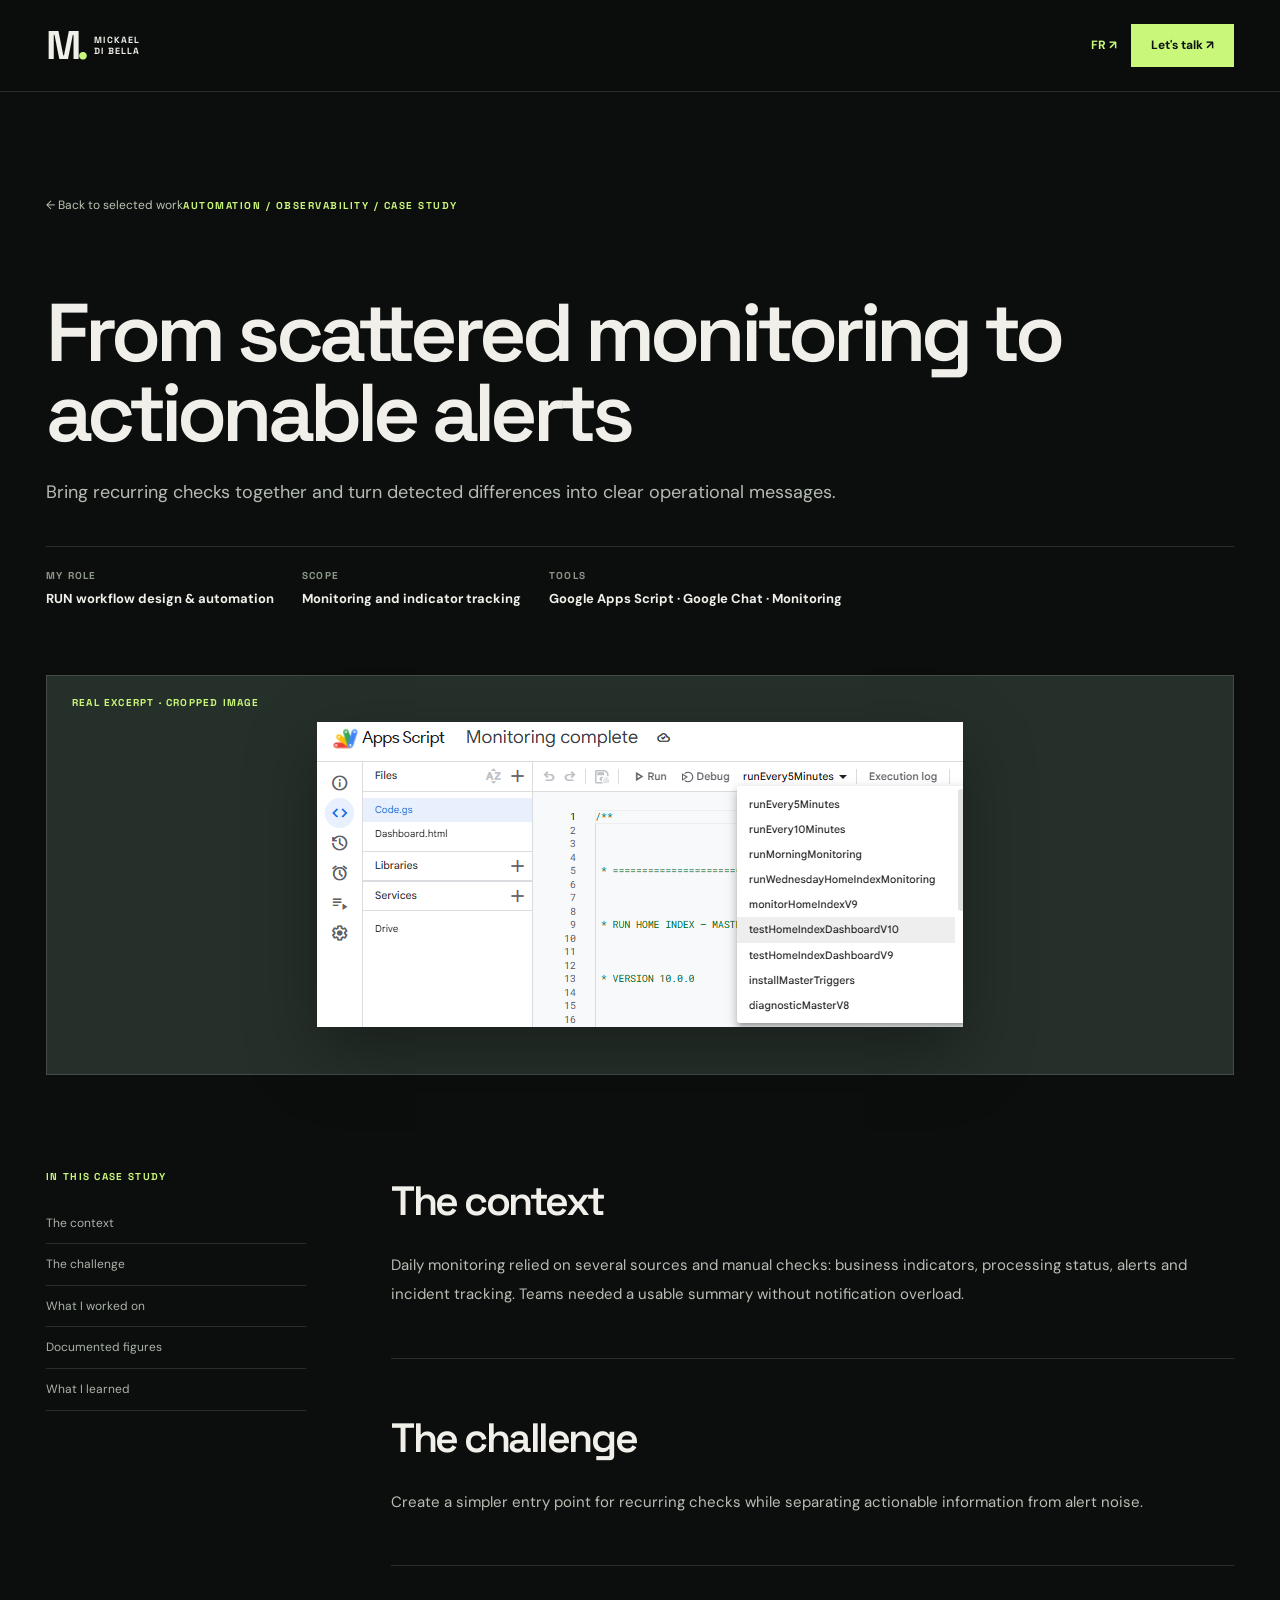
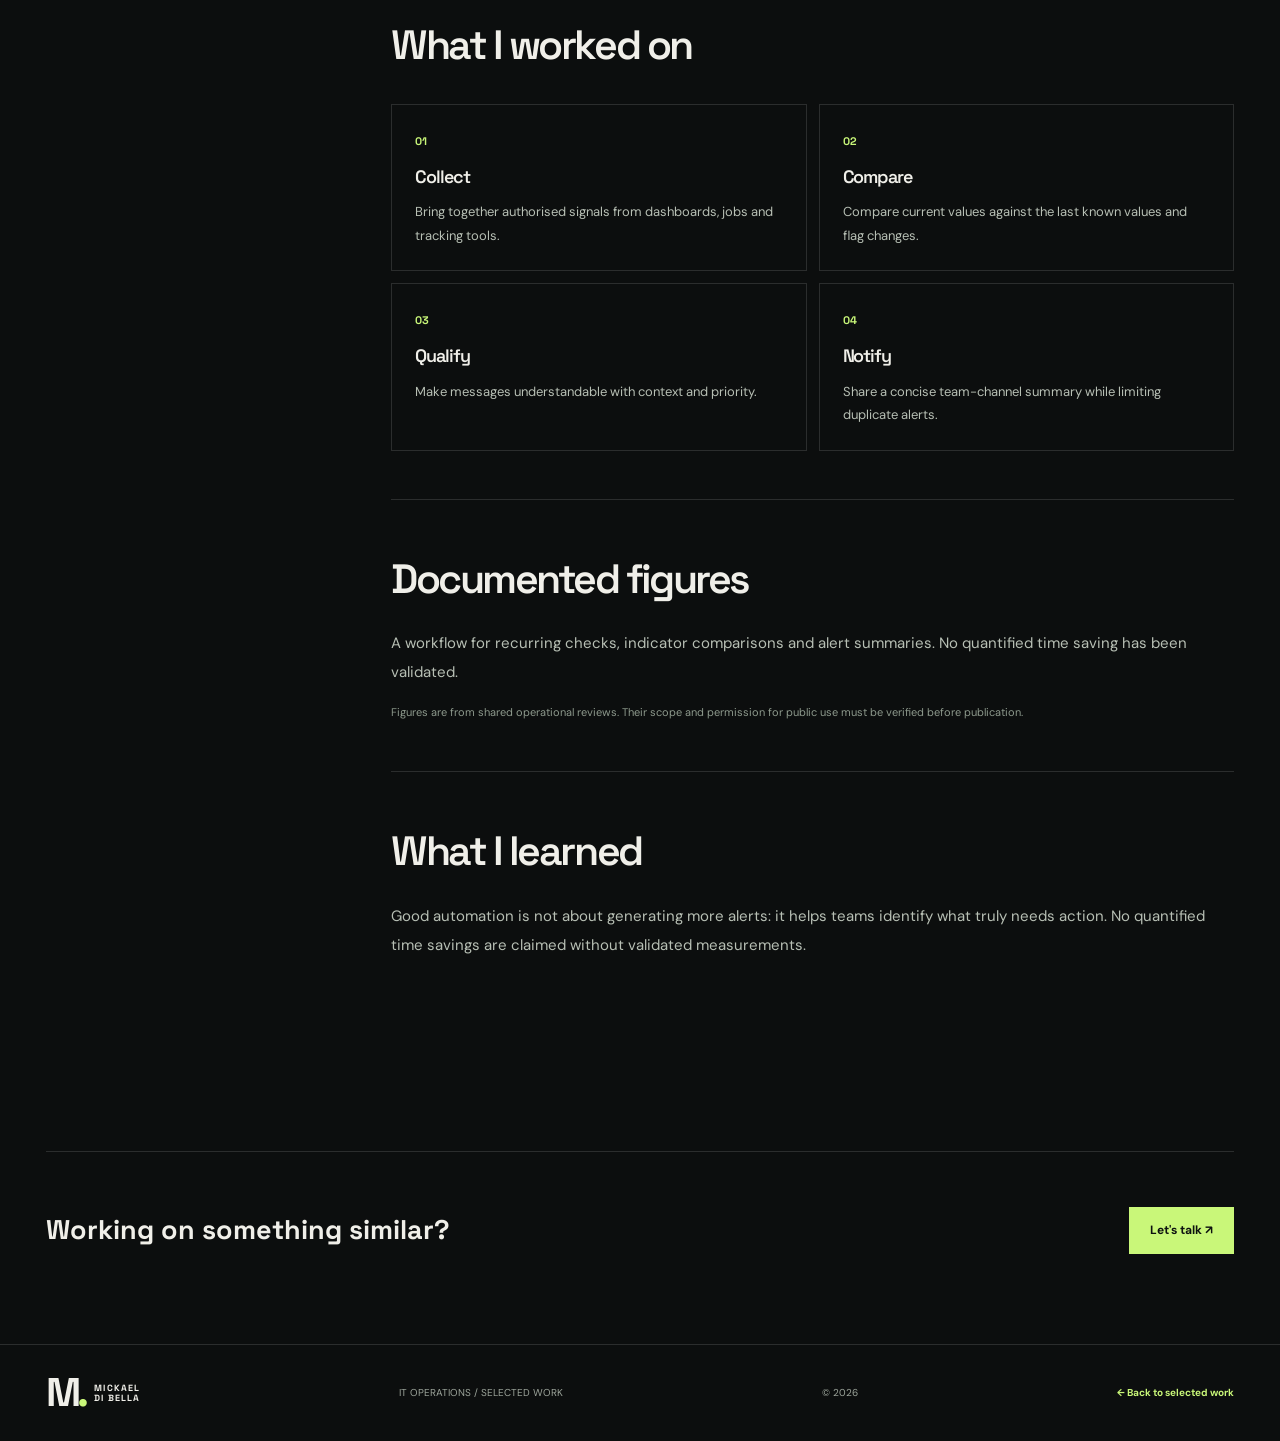
<file: projects/automated-monitoring-en.html>
<!doctype html><html lang="en"><head><meta charset="utf-8"><meta name="viewport" content="width=device-width,initial-scale=1"><meta name="theme-color" content="#0c0e0e"><meta name="description" content="Bring recurring checks together and turn detected differences into clear operational messages."><title>From scattered monitoring to actionable alerts — Mickael Di Bella</title><link rel="icon" href="../assets/favicon.svg" type="image/svg+xml"><link rel="preconnect" href="https://fonts.googleapis.com"><link rel="preconnect" href="https://fonts.gstatic.com" crossorigin><link href="https://fonts.googleapis.com/css2?family=DM+Sans:wght@400;500;600;700&family=Space+Grotesk:wght@400;500;600;700&display=swap" rel="stylesheet"><link rel="stylesheet" href="../assets/css/site.css"></head><body><a class="skip-link" href="#caseMain">Skip to content</a><header class="header"><div class="container nav-wrap"><a class="logo" href="../index.html#top"><span class="logo-glyph">M<span>.</span></span><span class="logo-text">MICKAEL<br>DI BELLA</span></a><div class="nav-right"><a class="case-header-lang" href="automated-monitoring.html">FR ↗</a><a class="nav-contact" href="../index.html#contact">Let's talk ↗</a></div></div></header><main id="caseMain"><section class="case-hero container"><a class="case-back" href="../index.html#work">← Back to selected work</a><span class="micro">AUTOMATION / OBSERVABILITY / CASE STUDY</span><h1>From scattered monitoring to actionable alerts</h1><p class="case-subtitle">Bring recurring checks together and turn detected differences into clear operational messages.</p><div class="case-meta"><div><span>MY ROLE</span><strong>RUN workflow design &amp; automation</strong></div><div><span>SCOPE</span><strong>Monitoring and indicator tracking</strong></div><div><span>TOOLS</span><strong>Google Apps Script · Google Chat · Monitoring</strong></div></div></section><div class="container"><div class="case-cover"><span class="case-cover-label">REAL EXCERPT · CROPPED IMAGE</span><img src="../assets/evidence/apps-script-monitoring-original.png" alt="From scattered monitoring to actionable alerts"></div></div><div class="container case-content"><aside class="case-aside"><span>IN THIS CASE STUDY</span><a href="#context">The context</a><a href="#challenge">The challenge</a><a href="#actions">What I worked on</a><a href="#results">Documented figures</a><a href="#lesson">What I learned</a></aside><div class="case-body"><section id="context"><h2>The context</h2><p>Daily monitoring relied on several sources and manual checks: business indicators, processing status, alerts and incident tracking. Teams needed a usable summary without notification overload.</p></section><section id="challenge"><h2>The challenge</h2><p>Create a simpler entry point for recurring checks while separating actionable information from alert noise.</p></section><section id="actions"><h2>What I worked on</h2><div class="case-actions"><article><span>01</span><h3>Collect</h3><p>Bring together authorised signals from dashboards, jobs and tracking tools.</p></article><article><span>02</span><h3>Compare</h3><p>Compare current values against the last known values and flag changes.</p></article><article><span>03</span><h3>Qualify</h3><p>Make messages understandable with context and priority.</p></article><article><span>04</span><h3>Notify</h3><p>Share a concise team-channel summary while limiting duplicate alerts.</p></article></div></section><section id="results"><h2>Documented figures</h2><p>A workflow for recurring checks, indicator comparisons and alert summaries. No quantified time saving has been validated.</p><p class="case-caution">Figures are from shared operational reviews. Their scope and permission for public use must be verified before publication.</p></section><section id="lesson"><h2>What I learned</h2><p>Good automation is not about generating more alerts: it helps teams identify what truly needs action. No quantified time savings are claimed without validated measurements.</p></section></div></div><div class="container case-next"><strong>Working on something similar?</strong><a href="mailto:mickael-dibella@hotmail.fr?subject=Portfolio%20-%20Prise%20de%20contact">Let's talk ↗</a></div></main><footer class="footer"><div class="container footer-inner"><a class="logo" href="../index.html"><span class="logo-glyph">M<span>.</span></span><span class="logo-text">MICKAEL<br>DI BELLA</span></a><span>IT OPERATIONS / SELECTED WORK</span><span>© 2026</span><a href="../index.html#work">← Back to selected work</a></div></footer></body></html>
</file>
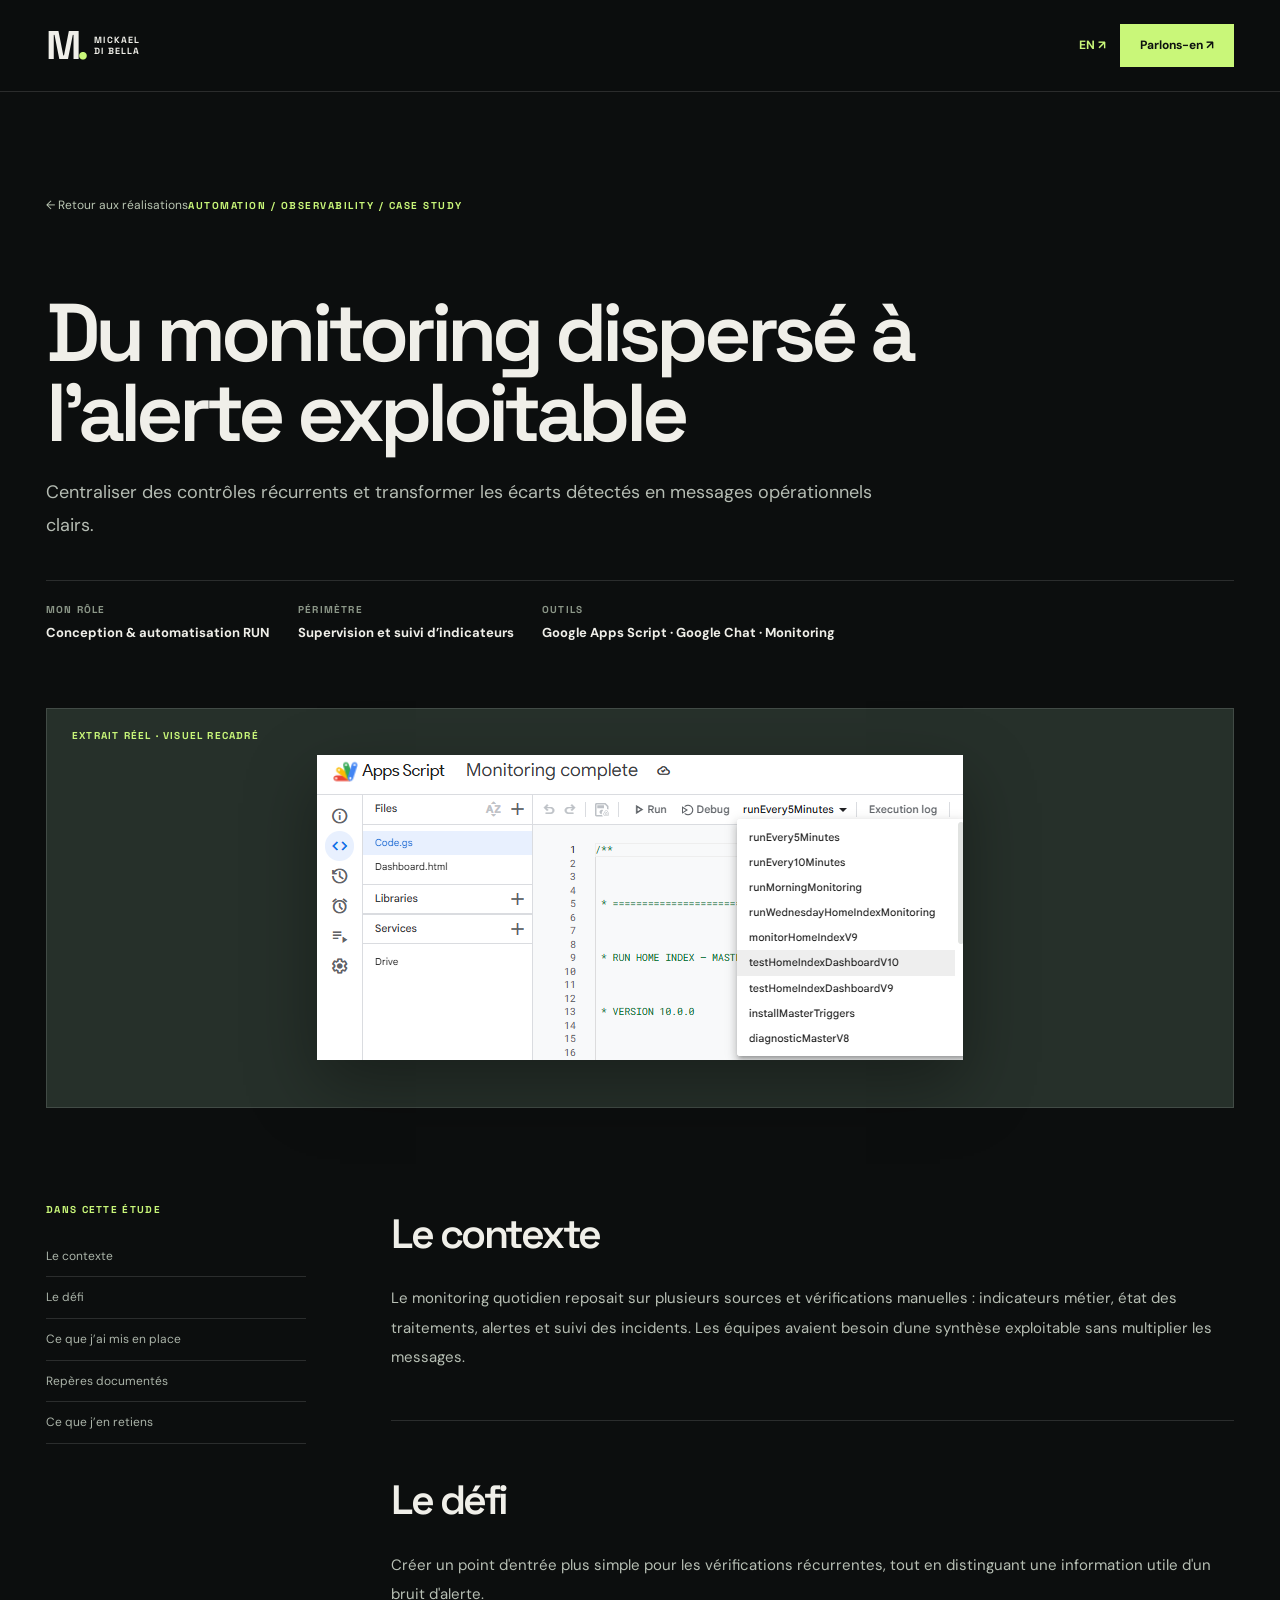
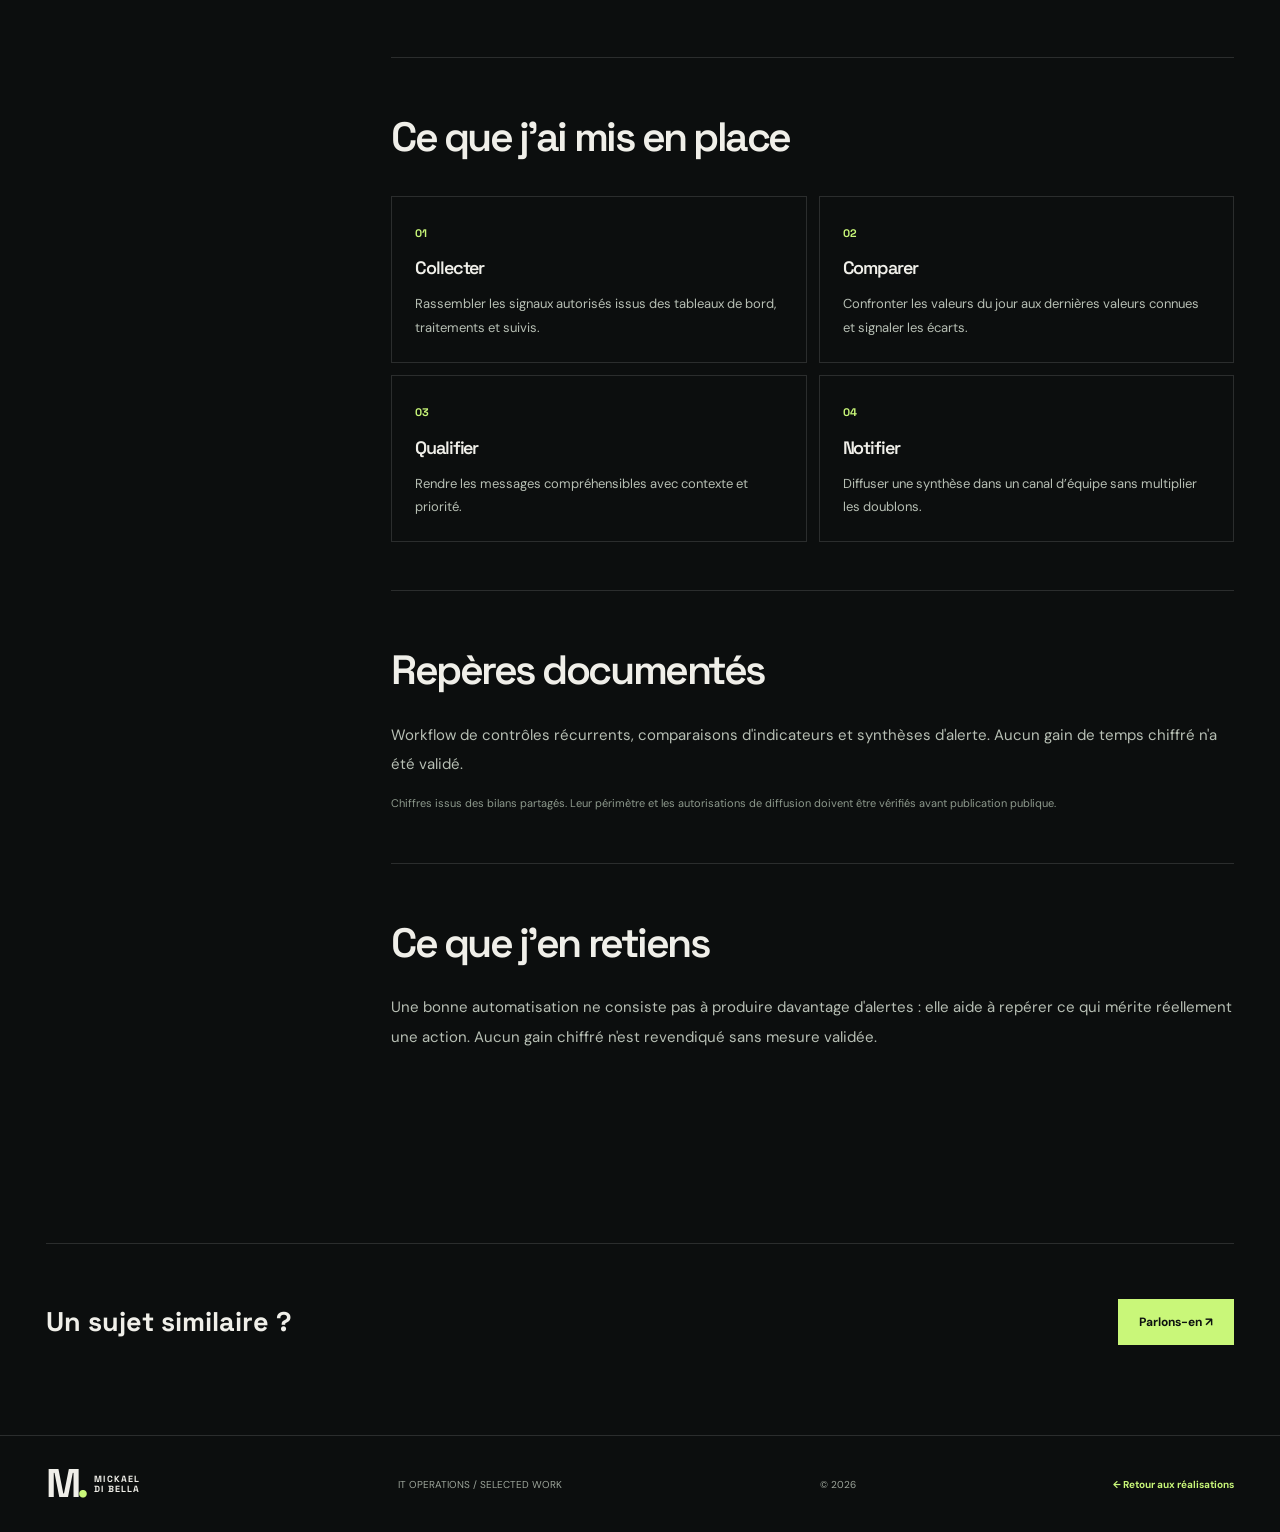
<file: projects/automated-monitoring.html>
<!doctype html><html lang="fr"><head><meta charset="utf-8"><meta name="viewport" content="width=device-width,initial-scale=1"><meta name="theme-color" content="#0c0e0e"><meta name="description" content="Centraliser des contrôles récurrents et transformer les écarts détectés en messages opérationnels clairs."><title>Du monitoring dispersé à l’alerte exploitable — Mickael Di Bella</title><link rel="icon" href="../assets/favicon.svg" type="image/svg+xml"><link rel="preconnect" href="https://fonts.googleapis.com"><link rel="preconnect" href="https://fonts.gstatic.com" crossorigin><link href="https://fonts.googleapis.com/css2?family=DM+Sans:wght@400;500;600;700&family=Space+Grotesk:wght@400;500;600;700&display=swap" rel="stylesheet"><link rel="stylesheet" href="../assets/css/site.css"></head><body><a class="skip-link" href="#caseMain">Skip to content</a><header class="header"><div class="container nav-wrap"><a class="logo" href="../index.html#top"><span class="logo-glyph">M<span>.</span></span><span class="logo-text">MICKAEL<br>DI BELLA</span></a><div class="nav-right"><a class="case-header-lang" href="automated-monitoring-en.html">EN ↗</a><a class="nav-contact" href="../index.html#contact">Parlons-en ↗</a></div></div></header><main id="caseMain"><section class="case-hero container"><a class="case-back" href="../index.html#work">← Retour aux réalisations</a><span class="micro">AUTOMATION / OBSERVABILITY / CASE STUDY</span><h1>Du monitoring dispersé à l’alerte exploitable</h1><p class="case-subtitle">Centraliser des contrôles récurrents et transformer les écarts détectés en messages opérationnels clairs.</p><div class="case-meta"><div><span>MON RÔLE</span><strong>Conception &amp; automatisation RUN</strong></div><div><span>PÉRIMÈTRE</span><strong>Supervision et suivi d’indicateurs</strong></div><div><span>OUTILS</span><strong>Google Apps Script · Google Chat · Monitoring</strong></div></div></section><div class="container"><div class="case-cover"><span class="case-cover-label">EXTRAIT RÉEL · VISUEL RECADRÉ</span><img src="../assets/evidence/apps-script-monitoring-original.png" alt="Du monitoring dispersé à l’alerte exploitable"></div></div><div class="container case-content"><aside class="case-aside"><span>DANS CETTE ÉTUDE</span><a href="#context">Le contexte</a><a href="#challenge">Le défi</a><a href="#actions">Ce que j’ai mis en place</a><a href="#results">Repères documentés</a><a href="#lesson">Ce que j’en retiens</a></aside><div class="case-body"><section id="context"><h2>Le contexte</h2><p>Le monitoring quotidien reposait sur plusieurs sources et vérifications manuelles : indicateurs métier, état des traitements, alertes et suivi des incidents. Les équipes avaient besoin d&#x27;une synthèse exploitable sans multiplier les messages.</p></section><section id="challenge"><h2>Le défi</h2><p>Créer un point d&#x27;entrée plus simple pour les vérifications récurrentes, tout en distinguant une information utile d&#x27;un bruit d&#x27;alerte.</p></section><section id="actions"><h2>Ce que j’ai mis en place</h2><div class="case-actions"><article><span>01</span><h3>Collecter</h3><p>Rassembler les signaux autorisés issus des tableaux de bord, traitements et suivis.</p></article><article><span>02</span><h3>Comparer</h3><p>Confronter les valeurs du jour aux dernières valeurs connues et signaler les écarts.</p></article><article><span>03</span><h3>Qualifier</h3><p>Rendre les messages compréhensibles avec contexte et priorité.</p></article><article><span>04</span><h3>Notifier</h3><p>Diffuser une synthèse dans un canal d’équipe sans multiplier les doublons.</p></article></div></section><section id="results"><h2>Repères documentés</h2><p>Workflow de contrôles récurrents, comparaisons d&#x27;indicateurs et synthèses d&#x27;alerte. Aucun gain de temps chiffré n&#x27;a été validé.</p><p class="case-caution">Chiffres issus des bilans partagés. Leur périmètre et les autorisations de diffusion doivent être vérifiés avant publication publique.</p></section><section id="lesson"><h2>Ce que j’en retiens</h2><p>Une bonne automatisation ne consiste pas à produire davantage d&#x27;alertes : elle aide à repérer ce qui mérite réellement une action. Aucun gain chiffré n&#x27;est revendiqué sans mesure validée.</p></section></div></div><div class="container case-next"><strong>Un sujet similaire ?</strong><a href="mailto:mickael-dibella@hotmail.fr?subject=Portfolio%20-%20Prise%20de%20contact">Parlons-en ↗</a></div></main><footer class="footer"><div class="container footer-inner"><a class="logo" href="../index.html"><span class="logo-glyph">M<span>.</span></span><span class="logo-text">MICKAEL<br>DI BELLA</span></a><span>IT OPERATIONS / SELECTED WORK</span><span>© 2026</span><a href="../index.html#work">← Retour aux réalisations</a></div></footer></body></html>
</file>
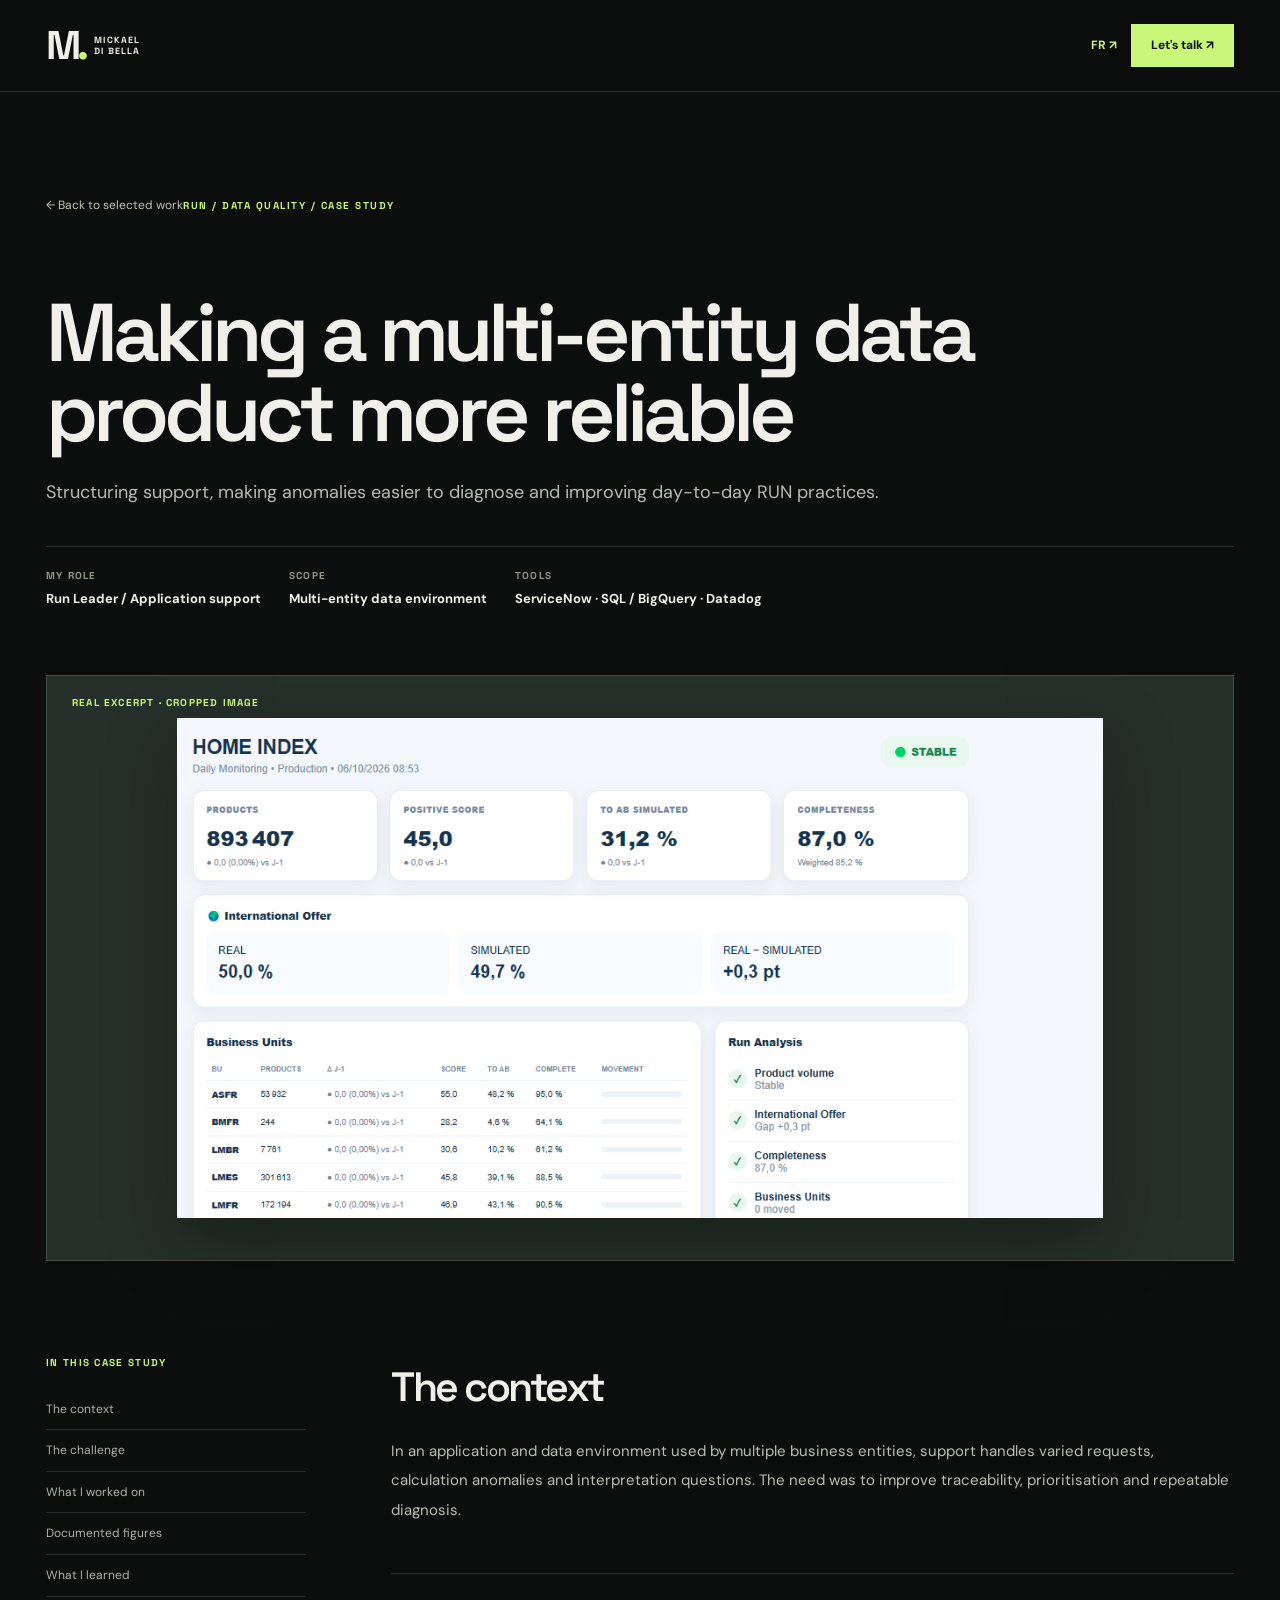
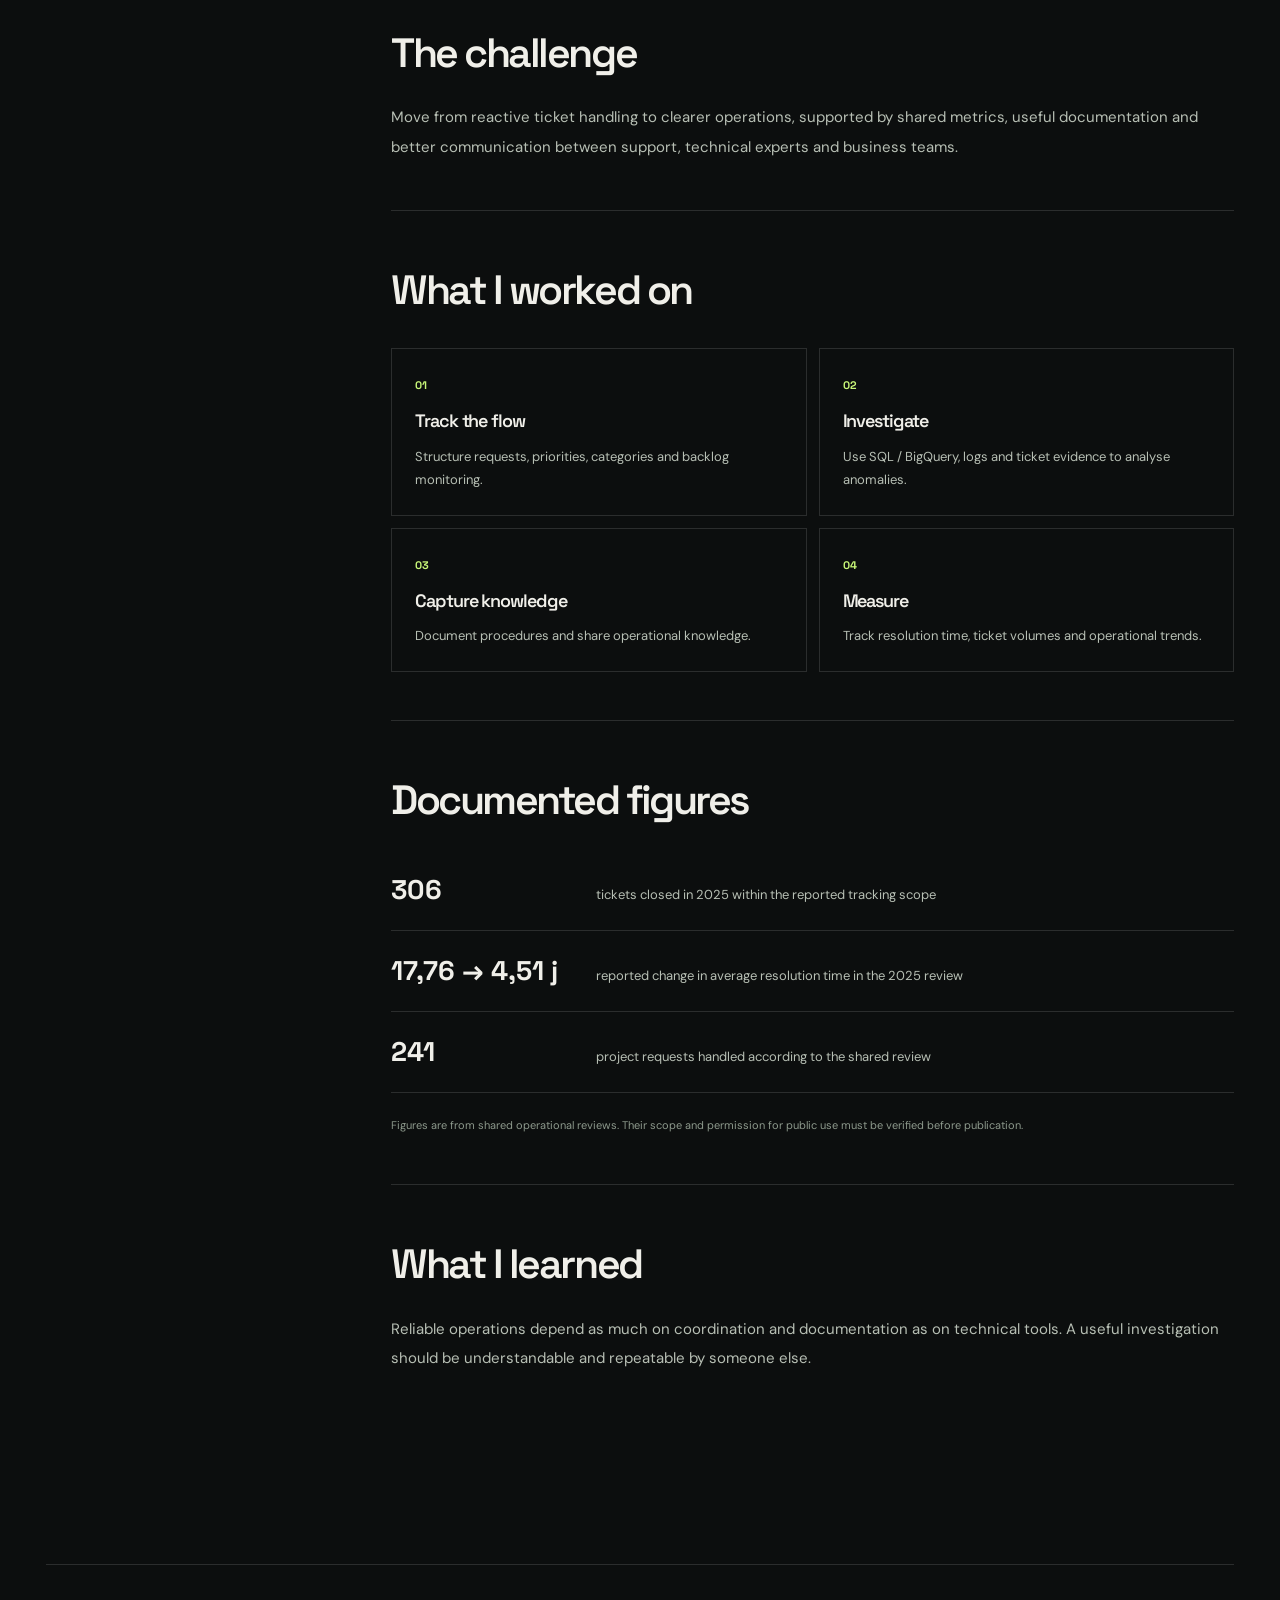
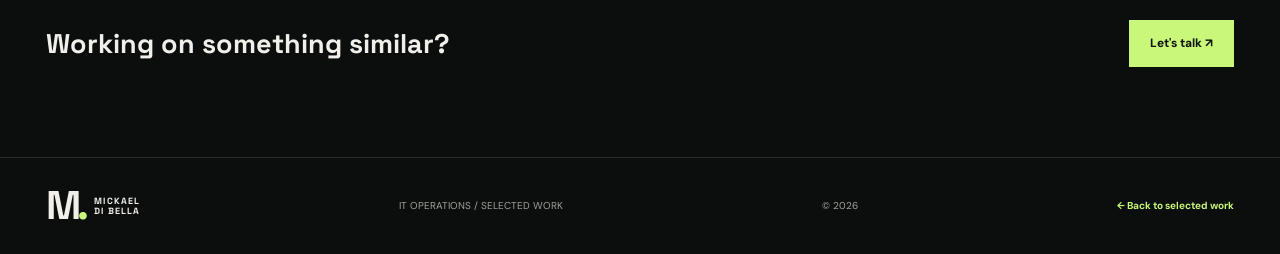
<file: projects/homeindex-data-quality-en.html>
<!doctype html><html lang="en"><head><meta charset="utf-8"><meta name="viewport" content="width=device-width,initial-scale=1"><meta name="theme-color" content="#0c0e0e"><meta name="description" content="Structuring support, making anomalies easier to diagnose and improving day-to-day RUN practices."><title>Making a multi-entity data product more reliable — Mickael Di Bella</title><link rel="icon" href="../assets/favicon.svg" type="image/svg+xml"><link rel="preconnect" href="https://fonts.googleapis.com"><link rel="preconnect" href="https://fonts.gstatic.com" crossorigin><link href="https://fonts.googleapis.com/css2?family=DM+Sans:wght@400;500;600;700&family=Space+Grotesk:wght@400;500;600;700&display=swap" rel="stylesheet"><link rel="stylesheet" href="../assets/css/site.css"></head><body><a class="skip-link" href="#caseMain">Skip to content</a><header class="header"><div class="container nav-wrap"><a class="logo" href="../index.html#top"><span class="logo-glyph">M<span>.</span></span><span class="logo-text">MICKAEL<br>DI BELLA</span></a><div class="nav-right"><a class="case-header-lang" href="homeindex-data-quality.html">FR ↗</a><a class="nav-contact" href="../index.html#contact">Let's talk ↗</a></div></div></header><main id="caseMain"><section class="case-hero container"><a class="case-back" href="../index.html#work">← Back to selected work</a><span class="micro">RUN / DATA QUALITY / CASE STUDY</span><h1>Making a multi-entity data product more reliable</h1><p class="case-subtitle">Structuring support, making anomalies easier to diagnose and improving day-to-day RUN practices.</p><div class="case-meta"><div><span>MY ROLE</span><strong>Run Leader / Application support</strong></div><div><span>SCOPE</span><strong>Multi-entity data environment</strong></div><div><span>TOOLS</span><strong>ServiceNow · SQL / BigQuery · Datadog</strong></div></div></section><div class="container"><div class="case-cover"><span class="case-cover-label">REAL EXCERPT · CROPPED IMAGE</span><img src="../assets/evidence/homeindex-monitoring-original-extrait.png" alt="Making a multi-entity data product more reliable"></div></div><div class="container case-content"><aside class="case-aside"><span>IN THIS CASE STUDY</span><a href="#context">The context</a><a href="#challenge">The challenge</a><a href="#actions">What I worked on</a><a href="#results">Documented figures</a><a href="#lesson">What I learned</a></aside><div class="case-body"><section id="context"><h2>The context</h2><p>In an application and data environment used by multiple business entities, support handles varied requests, calculation anomalies and interpretation questions. The need was to improve traceability, prioritisation and repeatable diagnosis.</p></section><section id="challenge"><h2>The challenge</h2><p>Move from reactive ticket handling to clearer operations, supported by shared metrics, useful documentation and better communication between support, technical experts and business teams.</p></section><section id="actions"><h2>What I worked on</h2><div class="case-actions"><article><span>01</span><h3>Track the flow</h3><p>Structure requests, priorities, categories and backlog monitoring.</p></article><article><span>02</span><h3>Investigate</h3><p>Use SQL / BigQuery, logs and ticket evidence to analyse anomalies.</p></article><article><span>03</span><h3>Capture knowledge</h3><p>Document procedures and share operational knowledge.</p></article><article><span>04</span><h3>Measure</h3><p>Track resolution time, ticket volumes and operational trends.</p></article></div></section><section id="results"><h2>Documented figures</h2><div class="case-result"><strong>306</strong><p>tickets closed in 2025 within the reported tracking scope</p></div><div class="case-result"><strong>17,76 → 4,51 j</strong><p>reported change in average resolution time in the 2025 review</p></div><div class="case-result"><strong>241</strong><p>project requests handled according to the shared review</p></div><p class="case-caution">Figures are from shared operational reviews. Their scope and permission for public use must be verified before publication.</p></section><section id="lesson"><h2>What I learned</h2><p>Reliable operations depend as much on coordination and documentation as on technical tools. A useful investigation should be understandable and repeatable by someone else.</p></section></div></div><div class="container case-next"><strong>Working on something similar?</strong><a href="mailto:mickael-dibella@hotmail.fr?subject=Portfolio%20-%20Prise%20de%20contact">Let's talk ↗</a></div></main><footer class="footer"><div class="container footer-inner"><a class="logo" href="../index.html"><span class="logo-glyph">M<span>.</span></span><span class="logo-text">MICKAEL<br>DI BELLA</span></a><span>IT OPERATIONS / SELECTED WORK</span><span>© 2026</span><a href="../index.html#work">← Back to selected work</a></div></footer></body></html>
</file>
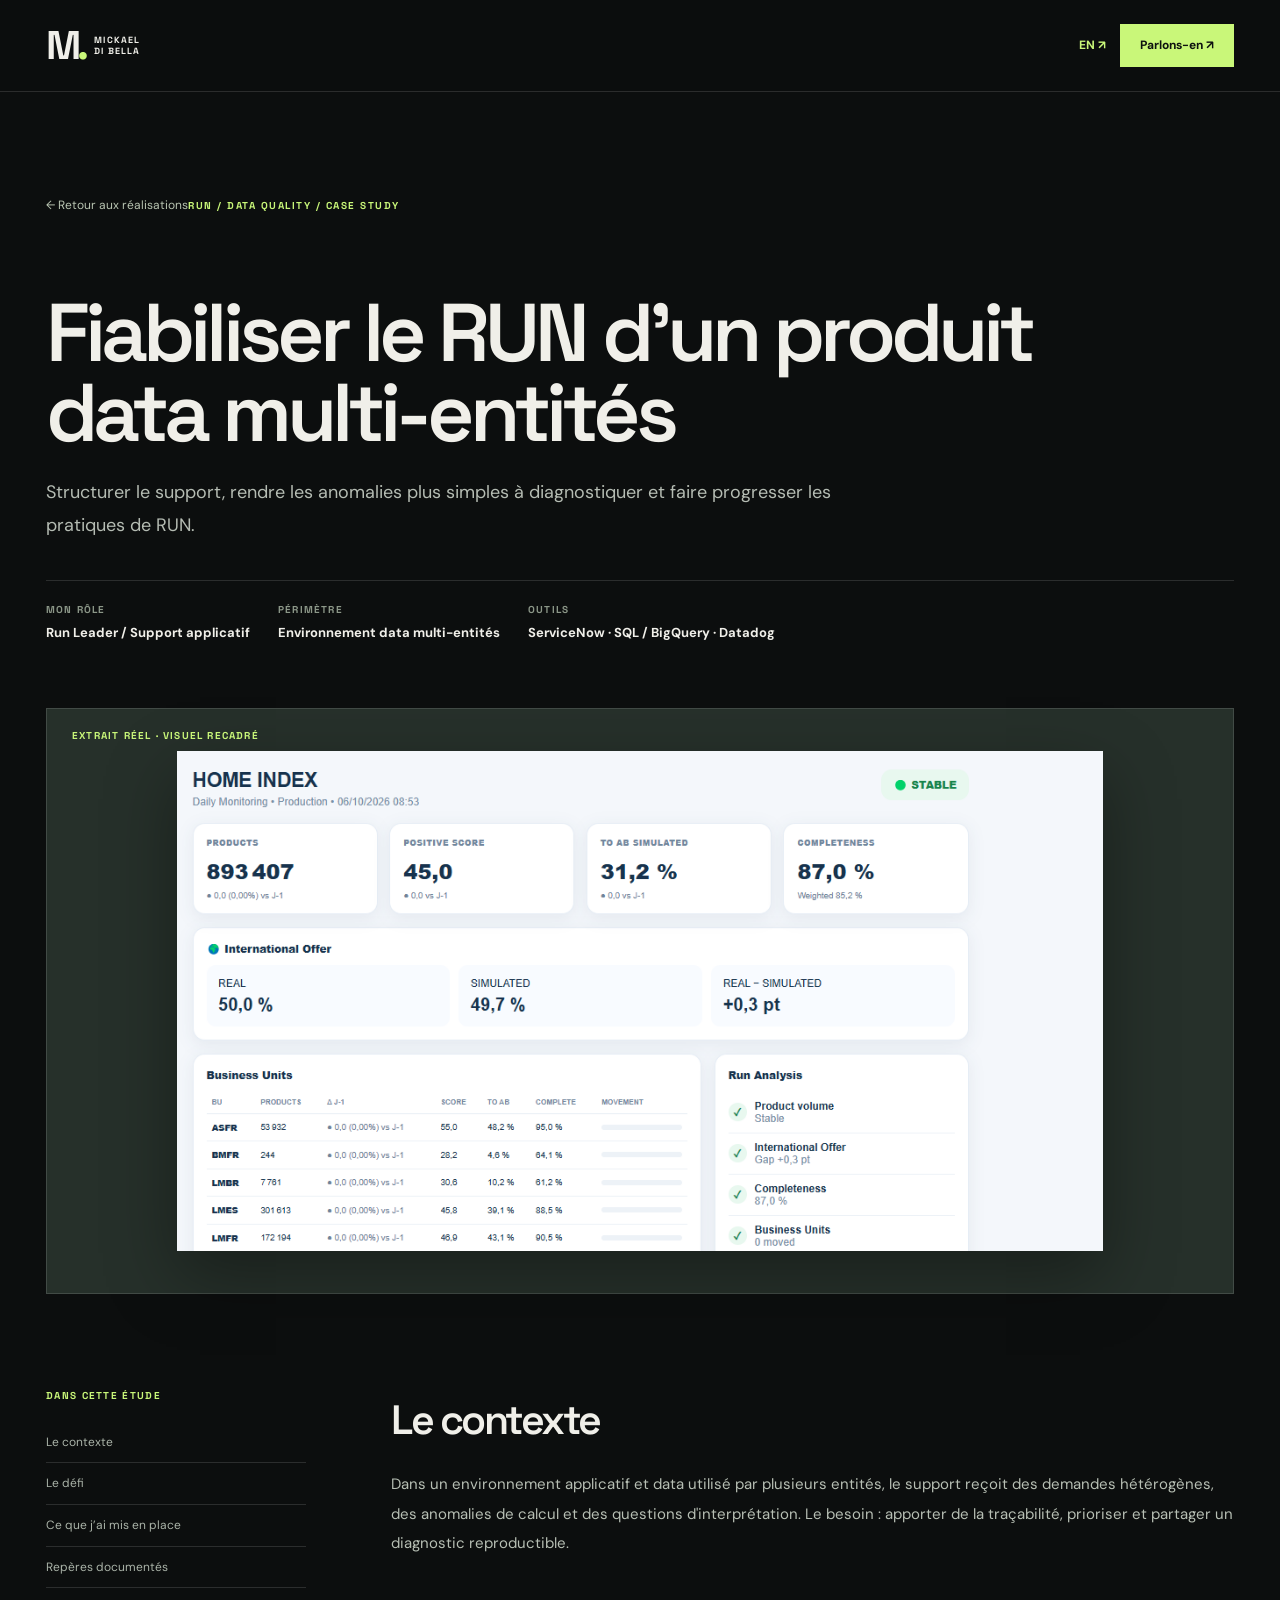
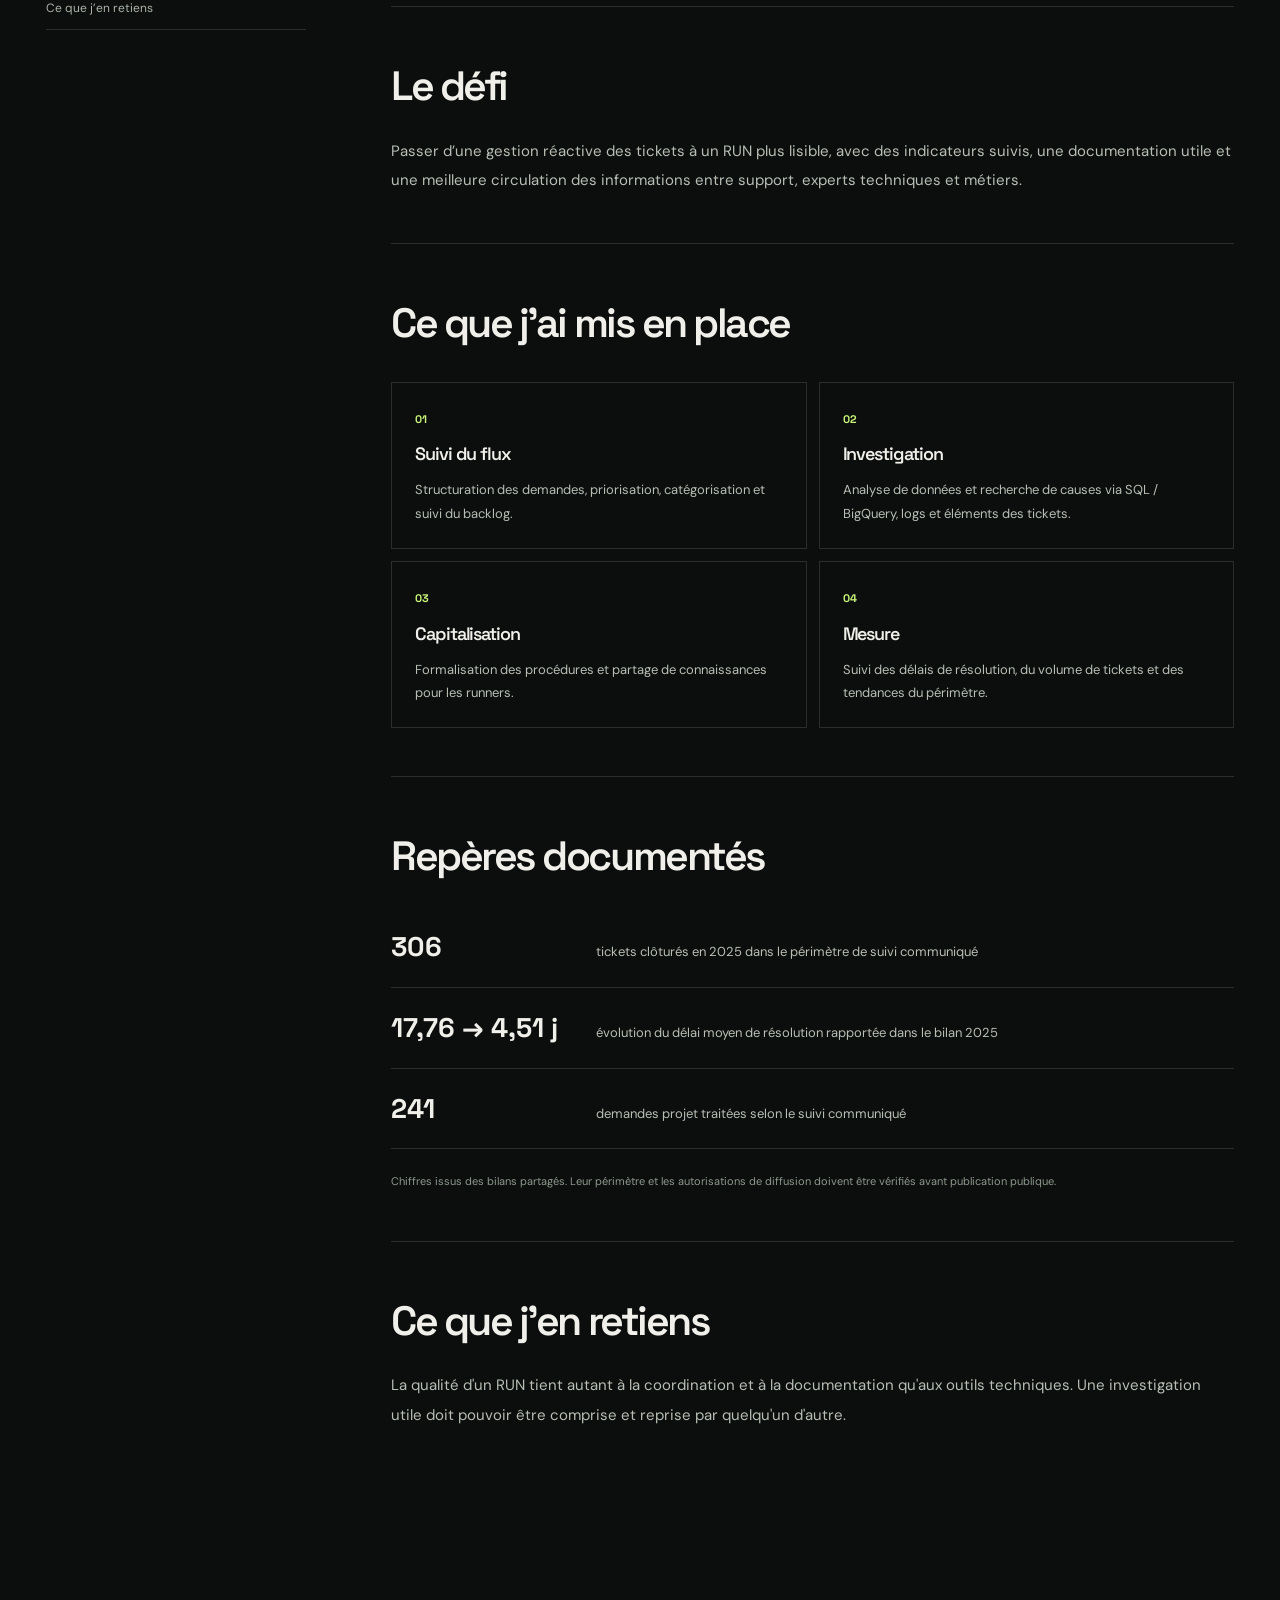
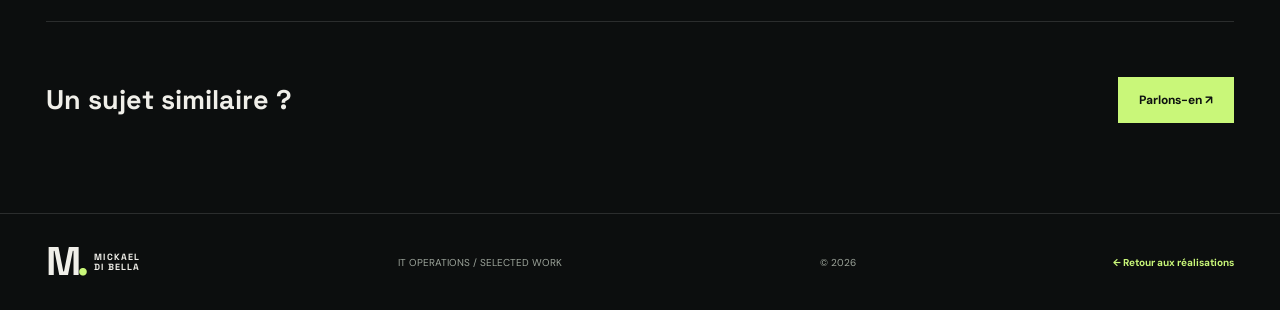
<file: projects/homeindex-data-quality.html>
<!doctype html><html lang="fr"><head><meta charset="utf-8"><meta name="viewport" content="width=device-width,initial-scale=1"><meta name="theme-color" content="#0c0e0e"><meta name="description" content="Structurer le support, rendre les anomalies plus simples à diagnostiquer et faire progresser les pratiques de RUN."><title>Fiabiliser le RUN d’un produit data multi-entités — Mickael Di Bella</title><link rel="icon" href="../assets/favicon.svg" type="image/svg+xml"><link rel="preconnect" href="https://fonts.googleapis.com"><link rel="preconnect" href="https://fonts.gstatic.com" crossorigin><link href="https://fonts.googleapis.com/css2?family=DM+Sans:wght@400;500;600;700&family=Space+Grotesk:wght@400;500;600;700&display=swap" rel="stylesheet"><link rel="stylesheet" href="../assets/css/site.css"></head><body><a class="skip-link" href="#caseMain">Skip to content</a><header class="header"><div class="container nav-wrap"><a class="logo" href="../index.html#top"><span class="logo-glyph">M<span>.</span></span><span class="logo-text">MICKAEL<br>DI BELLA</span></a><div class="nav-right"><a class="case-header-lang" href="homeindex-data-quality-en.html">EN ↗</a><a class="nav-contact" href="../index.html#contact">Parlons-en ↗</a></div></div></header><main id="caseMain"><section class="case-hero container"><a class="case-back" href="../index.html#work">← Retour aux réalisations</a><span class="micro">RUN / DATA QUALITY / CASE STUDY</span><h1>Fiabiliser le RUN d’un produit data multi-entités</h1><p class="case-subtitle">Structurer le support, rendre les anomalies plus simples à diagnostiquer et faire progresser les pratiques de RUN.</p><div class="case-meta"><div><span>MON RÔLE</span><strong>Run Leader / Support applicatif</strong></div><div><span>PÉRIMÈTRE</span><strong>Environnement data multi-entités</strong></div><div><span>OUTILS</span><strong>ServiceNow · SQL / BigQuery · Datadog</strong></div></div></section><div class="container"><div class="case-cover"><span class="case-cover-label">EXTRAIT RÉEL · VISUEL RECADRÉ</span><img src="../assets/evidence/homeindex-monitoring-original-extrait.png" alt="Fiabiliser le RUN d’un produit data multi-entités"></div></div><div class="container case-content"><aside class="case-aside"><span>DANS CETTE ÉTUDE</span><a href="#context">Le contexte</a><a href="#challenge">Le défi</a><a href="#actions">Ce que j’ai mis en place</a><a href="#results">Repères documentés</a><a href="#lesson">Ce que j’en retiens</a></aside><div class="case-body"><section id="context"><h2>Le contexte</h2><p>Dans un environnement applicatif et data utilisé par plusieurs entités, le support reçoit des demandes hétérogènes, des anomalies de calcul et des questions d&#x27;interprétation. Le besoin : apporter de la traçabilité, prioriser et partager un diagnostic reproductible.</p></section><section id="challenge"><h2>Le défi</h2><p>Passer d’une gestion réactive des tickets à un RUN plus lisible, avec des indicateurs suivis, une documentation utile et une meilleure circulation des informations entre support, experts techniques et métiers.</p></section><section id="actions"><h2>Ce que j’ai mis en place</h2><div class="case-actions"><article><span>01</span><h3>Suivi du flux</h3><p>Structuration des demandes, priorisation, catégorisation et suivi du backlog.</p></article><article><span>02</span><h3>Investigation</h3><p>Analyse de données et recherche de causes via SQL / BigQuery, logs et éléments des tickets.</p></article><article><span>03</span><h3>Capitalisation</h3><p>Formalisation des procédures et partage de connaissances pour les runners.</p></article><article><span>04</span><h3>Mesure</h3><p>Suivi des délais de résolution, du volume de tickets et des tendances du périmètre.</p></article></div></section><section id="results"><h2>Repères documentés</h2><div class="case-result"><strong>306</strong><p>tickets clôturés en 2025 dans le périmètre de suivi communiqué</p></div><div class="case-result"><strong>17,76 → 4,51 j</strong><p>évolution du délai moyen de résolution rapportée dans le bilan 2025</p></div><div class="case-result"><strong>241</strong><p>demandes projet traitées selon le suivi communiqué</p></div><p class="case-caution">Chiffres issus des bilans partagés. Leur périmètre et les autorisations de diffusion doivent être vérifiés avant publication publique.</p></section><section id="lesson"><h2>Ce que j’en retiens</h2><p>La qualité d&#x27;un RUN tient autant à la coordination et à la documentation qu&#x27;aux outils techniques. Une investigation utile doit pouvoir être comprise et reprise par quelqu&#x27;un d&#x27;autre.</p></section></div></div><div class="container case-next"><strong>Un sujet similaire ?</strong><a href="mailto:mickael-dibella@hotmail.fr?subject=Portfolio%20-%20Prise%20de%20contact">Parlons-en ↗</a></div></main><footer class="footer"><div class="container footer-inner"><a class="logo" href="../index.html"><span class="logo-glyph">M<span>.</span></span><span class="logo-text">MICKAEL<br>DI BELLA</span></a><span>IT OPERATIONS / SELECTED WORK</span><span>© 2026</span><a href="../index.html#work">← Retour aux réalisations</a></div></footer></body></html>
</file>
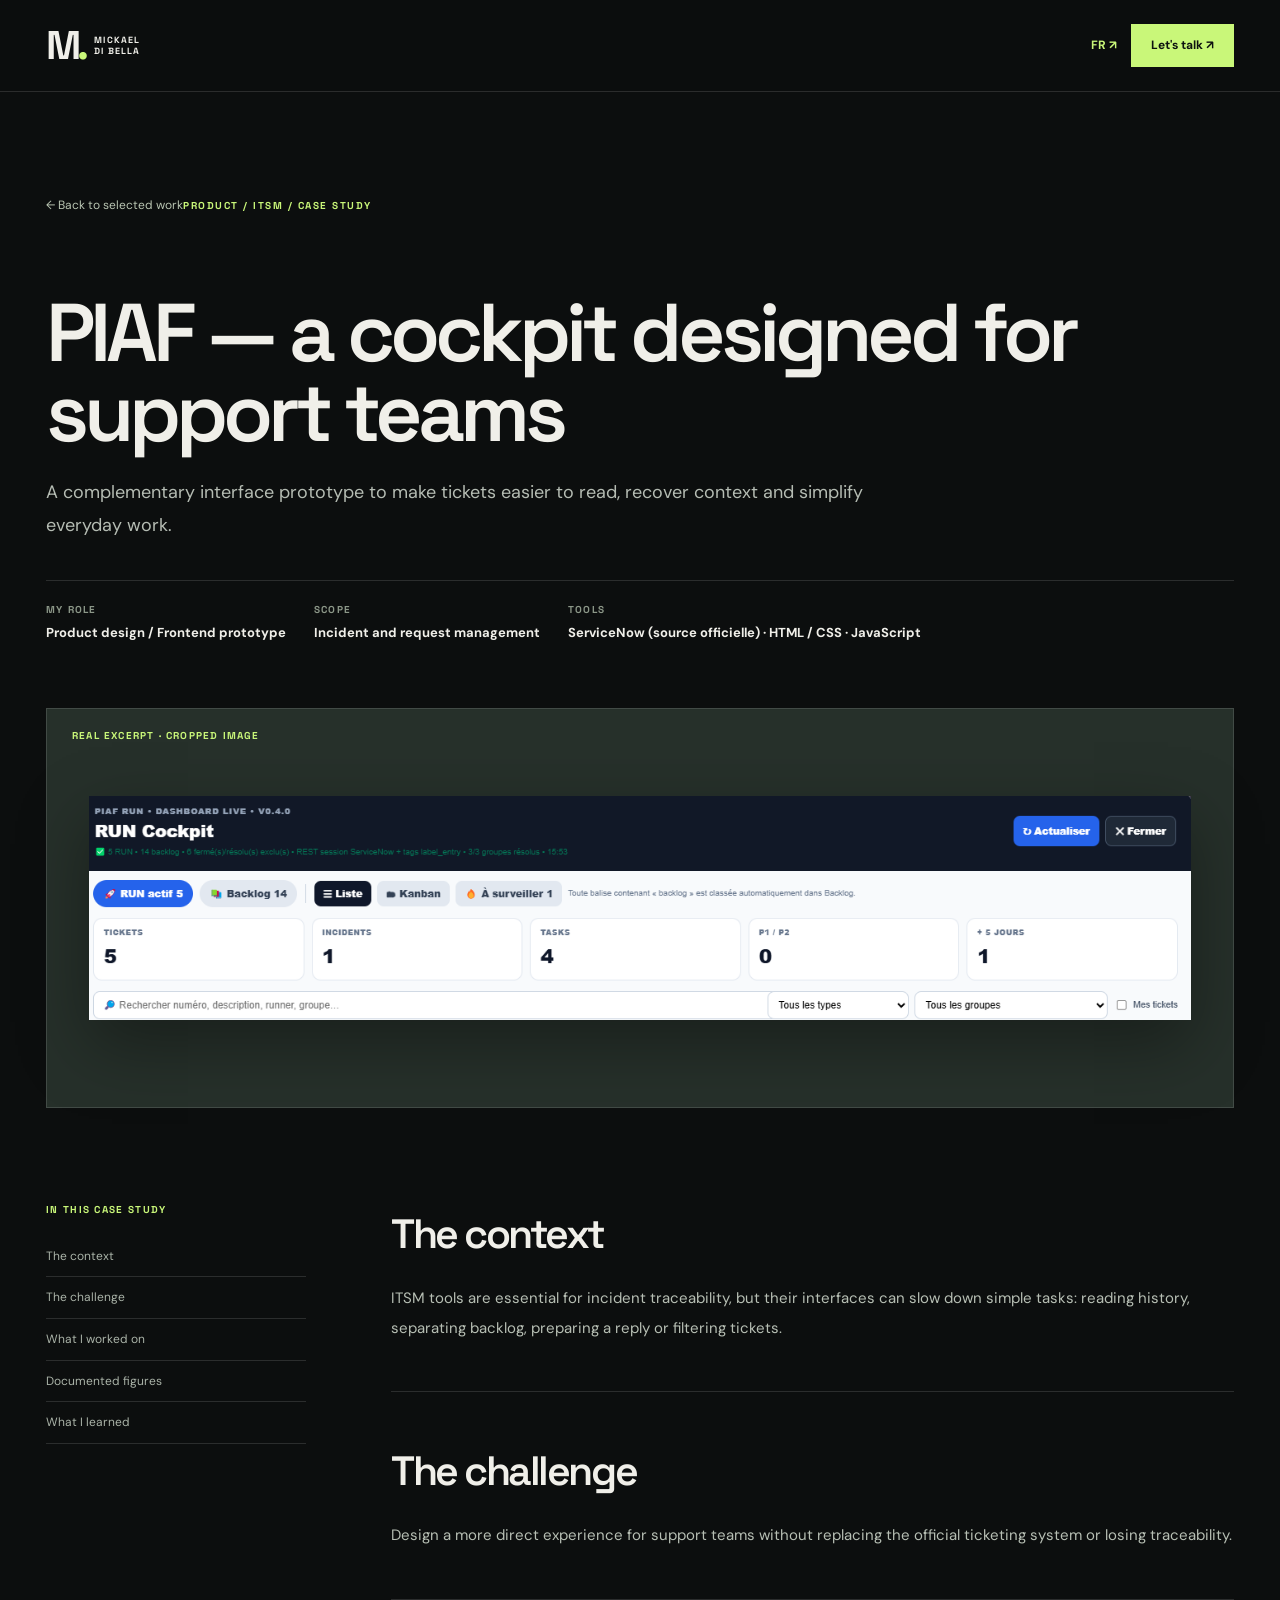
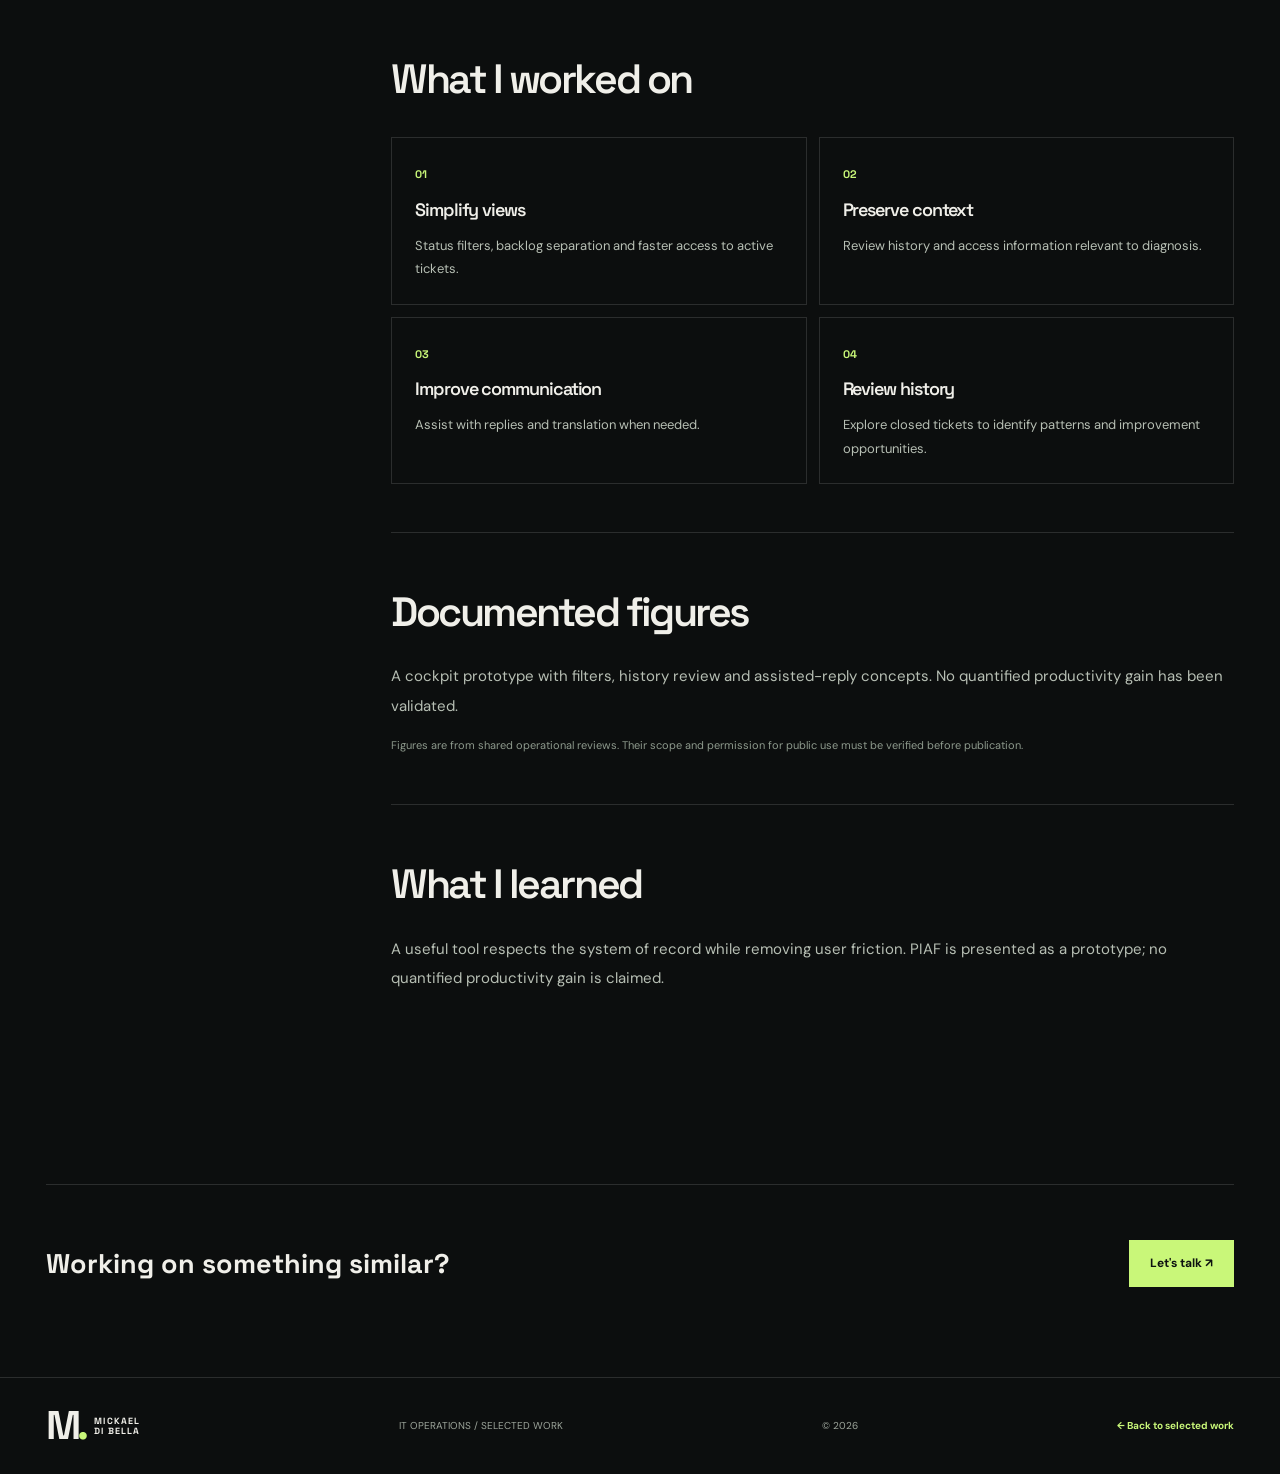
<file: projects/piaf-en.html>
<!doctype html><html lang="en"><head><meta charset="utf-8"><meta name="viewport" content="width=device-width,initial-scale=1"><meta name="theme-color" content="#0c0e0e"><meta name="description" content="A complementary interface prototype to make tickets easier to read, recover context and simplify everyday work."><title>PIAF — a cockpit designed for support teams — Mickael Di Bella</title><link rel="icon" href="../assets/favicon.svg" type="image/svg+xml"><link rel="preconnect" href="https://fonts.googleapis.com"><link rel="preconnect" href="https://fonts.gstatic.com" crossorigin><link href="https://fonts.googleapis.com/css2?family=DM+Sans:wght@400;500;600;700&family=Space+Grotesk:wght@400;500;600;700&display=swap" rel="stylesheet"><link rel="stylesheet" href="../assets/css/site.css"></head><body><a class="skip-link" href="#caseMain">Skip to content</a><header class="header"><div class="container nav-wrap"><a class="logo" href="../index.html#top"><span class="logo-glyph">M<span>.</span></span><span class="logo-text">MICKAEL<br>DI BELLA</span></a><div class="nav-right"><a class="case-header-lang" href="piaf.html">FR ↗</a><a class="nav-contact" href="../index.html#contact">Let's talk ↗</a></div></div></header><main id="caseMain"><section class="case-hero container"><a class="case-back" href="../index.html#work">← Back to selected work</a><span class="micro">PRODUCT / ITSM / CASE STUDY</span><h1>PIAF — a cockpit designed for support teams</h1><p class="case-subtitle">A complementary interface prototype to make tickets easier to read, recover context and simplify everyday work.</p><div class="case-meta"><div><span>MY ROLE</span><strong>Product design / Frontend prototype</strong></div><div><span>SCOPE</span><strong>Incident and request management</strong></div><div><span>TOOLS</span><strong>ServiceNow (source officielle) · HTML / CSS · JavaScript</strong></div></div></section><div class="container"><div class="case-cover"><span class="case-cover-label">REAL EXCERPT · CROPPED IMAGE</span><img src="../assets/evidence/piaf-run-cockpit-original-extrait.png" alt="PIAF — a cockpit designed for support teams"></div></div><div class="container case-content"><aside class="case-aside"><span>IN THIS CASE STUDY</span><a href="#context">The context</a><a href="#challenge">The challenge</a><a href="#actions">What I worked on</a><a href="#results">Documented figures</a><a href="#lesson">What I learned</a></aside><div class="case-body"><section id="context"><h2>The context</h2><p>ITSM tools are essential for incident traceability, but their interfaces can slow down simple tasks: reading history, separating backlog, preparing a reply or filtering tickets.</p></section><section id="challenge"><h2>The challenge</h2><p>Design a more direct experience for support teams without replacing the official ticketing system or losing traceability.</p></section><section id="actions"><h2>What I worked on</h2><div class="case-actions"><article><span>01</span><h3>Simplify views</h3><p>Status filters, backlog separation and faster access to active tickets.</p></article><article><span>02</span><h3>Preserve context</h3><p>Review history and access information relevant to diagnosis.</p></article><article><span>03</span><h3>Improve communication</h3><p>Assist with replies and translation when needed.</p></article><article><span>04</span><h3>Review history</h3><p>Explore closed tickets to identify patterns and improvement opportunities.</p></article></div></section><section id="results"><h2>Documented figures</h2><p>A cockpit prototype with filters, history review and assisted-reply concepts. No quantified productivity gain has been validated.</p><p class="case-caution">Figures are from shared operational reviews. Their scope and permission for public use must be verified before publication.</p></section><section id="lesson"><h2>What I learned</h2><p>A useful tool respects the system of record while removing user friction. PIAF is presented as a prototype; no quantified productivity gain is claimed.</p></section></div></div><div class="container case-next"><strong>Working on something similar?</strong><a href="mailto:mickael-dibella@hotmail.fr?subject=Portfolio%20-%20Prise%20de%20contact">Let's talk ↗</a></div></main><footer class="footer"><div class="container footer-inner"><a class="logo" href="../index.html"><span class="logo-glyph">M<span>.</span></span><span class="logo-text">MICKAEL<br>DI BELLA</span></a><span>IT OPERATIONS / SELECTED WORK</span><span>© 2026</span><a href="../index.html#work">← Back to selected work</a></div></footer></body></html>
</file>
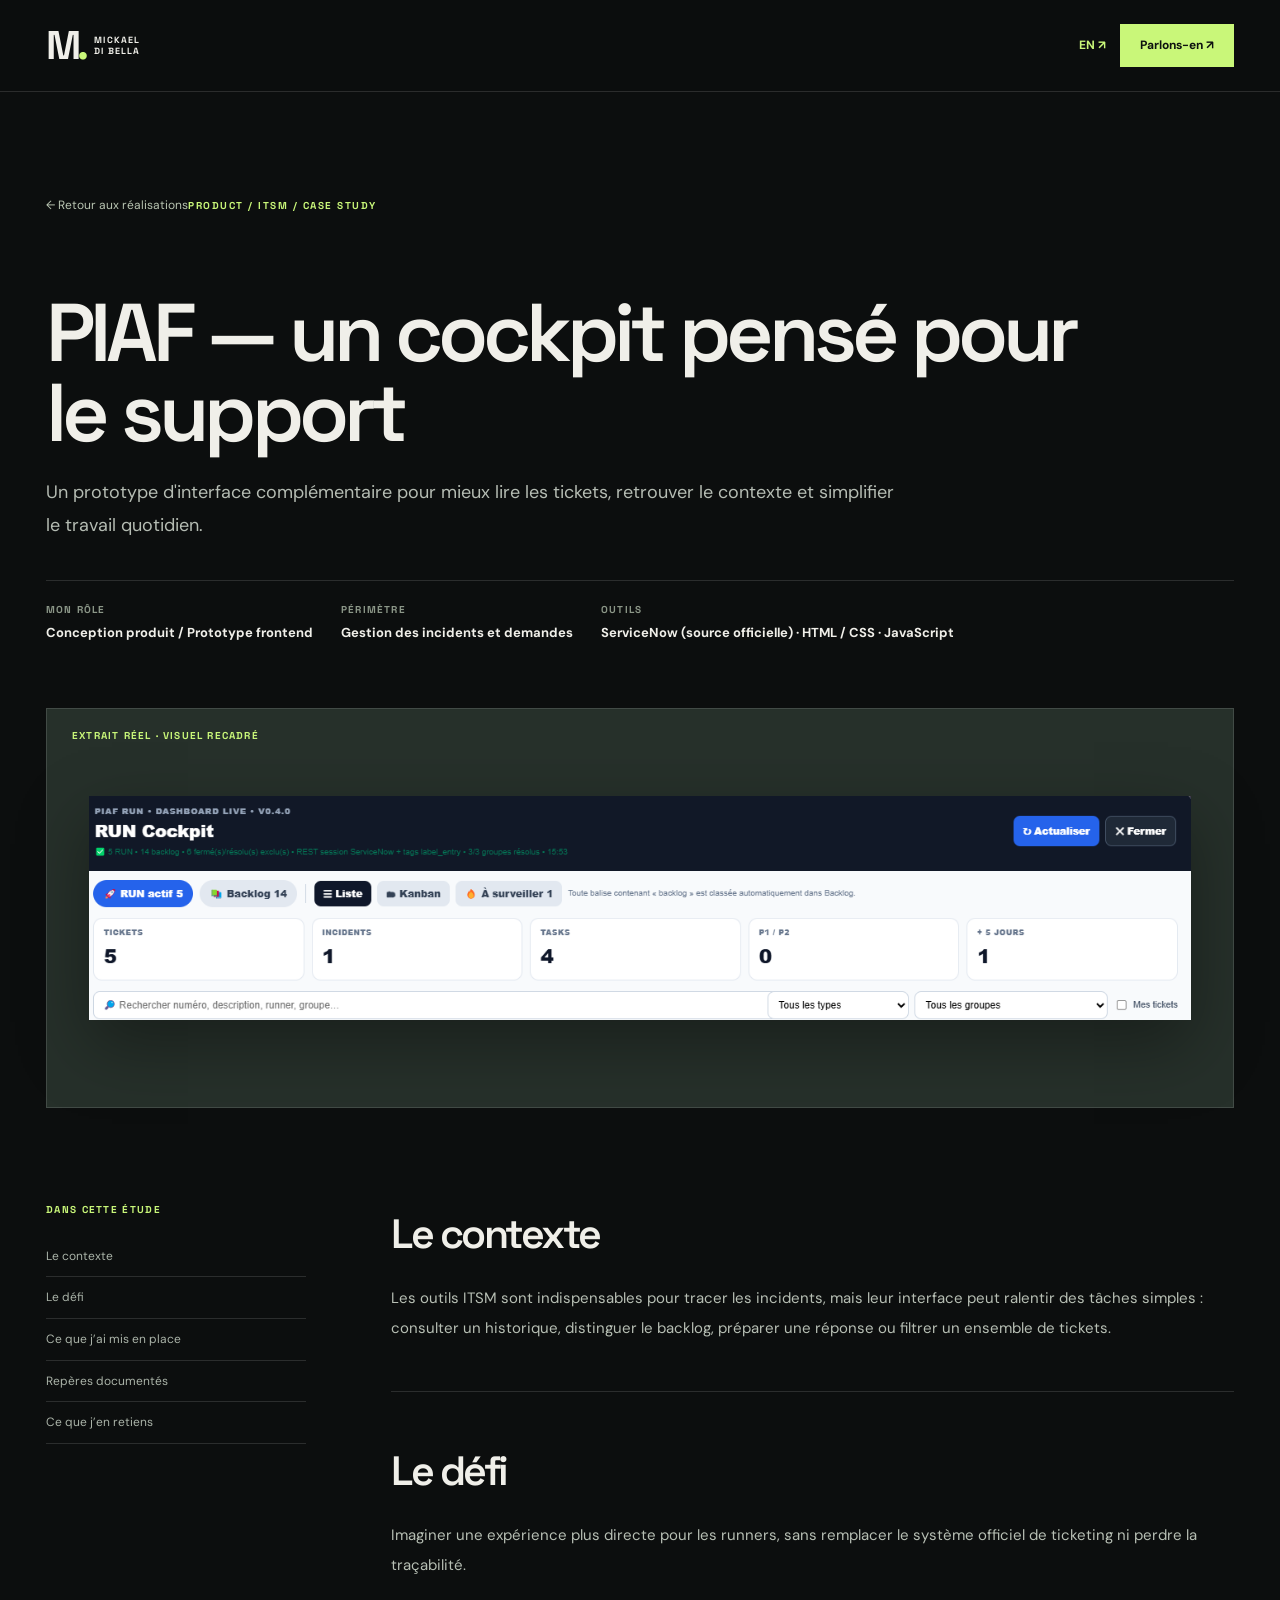
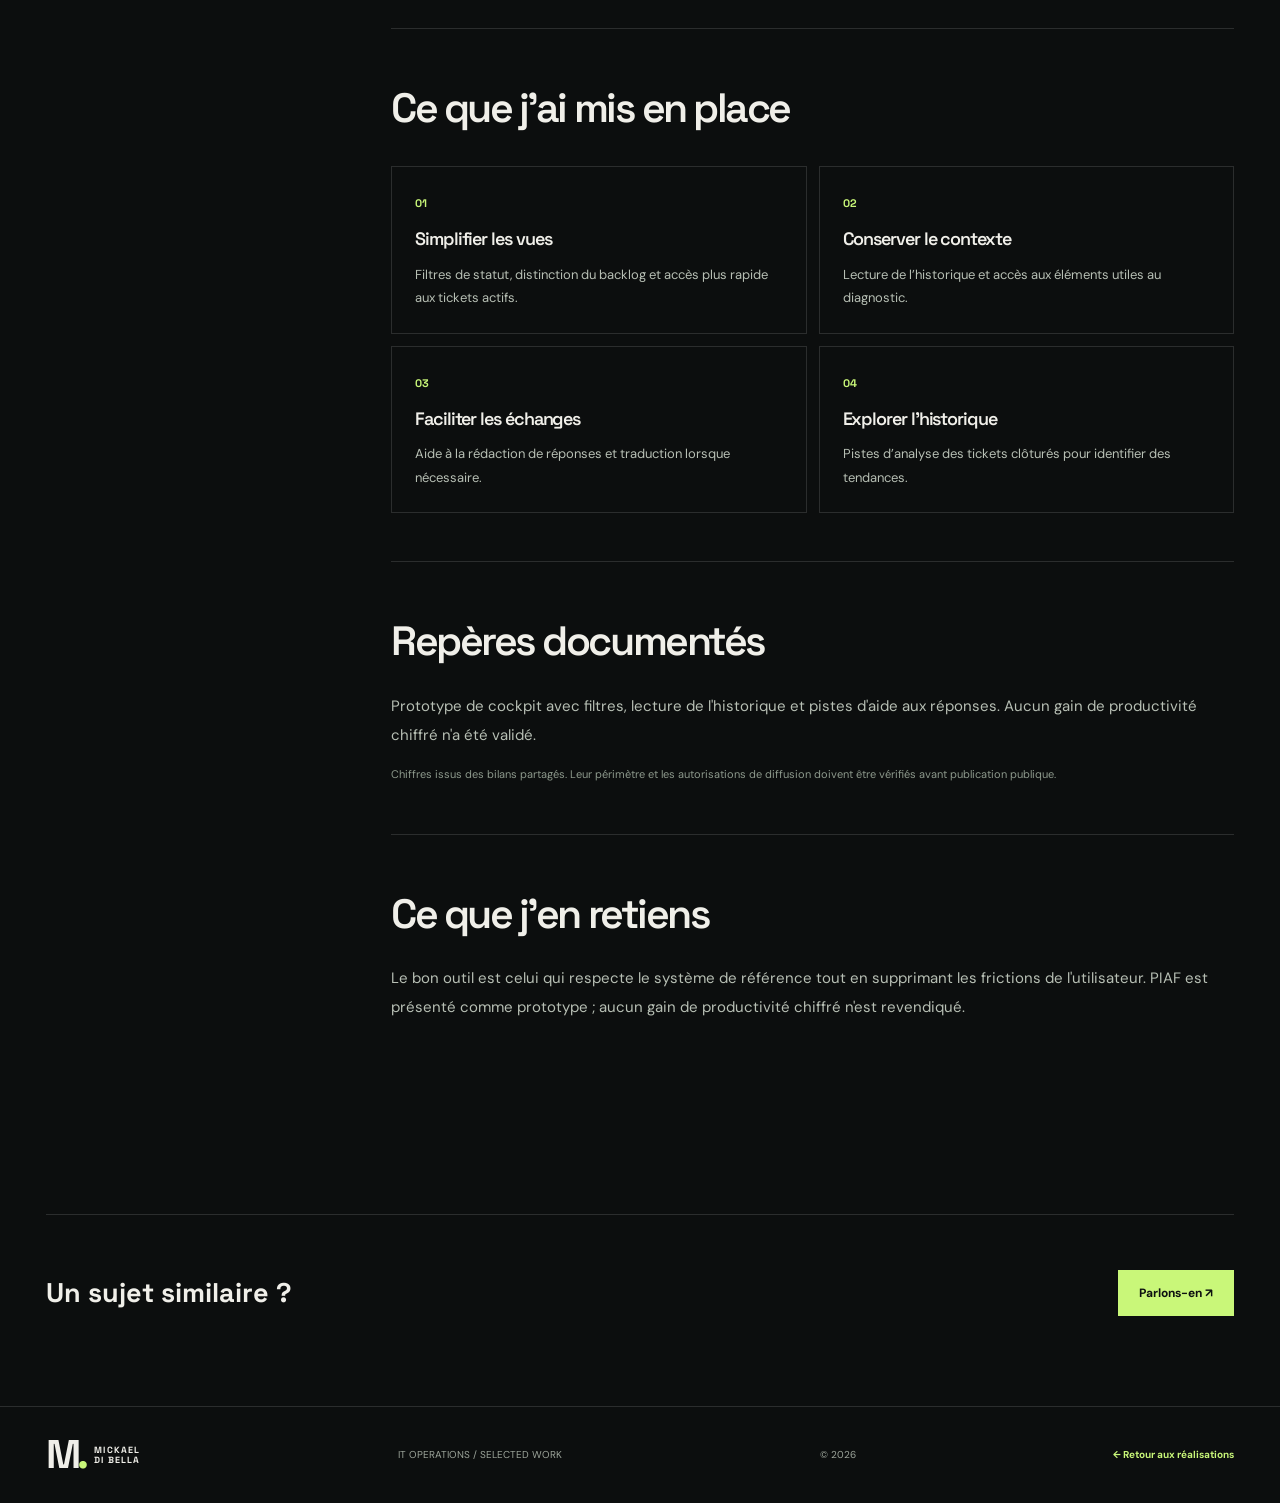
<file: projects/piaf.html>
<!doctype html><html lang="fr"><head><meta charset="utf-8"><meta name="viewport" content="width=device-width,initial-scale=1"><meta name="theme-color" content="#0c0e0e"><meta name="description" content="Un prototype d&#x27;interface complémentaire pour mieux lire les tickets, retrouver le contexte et simplifier le travail quotidien."><title>PIAF — un cockpit pensé pour le support — Mickael Di Bella</title><link rel="icon" href="../assets/favicon.svg" type="image/svg+xml"><link rel="preconnect" href="https://fonts.googleapis.com"><link rel="preconnect" href="https://fonts.gstatic.com" crossorigin><link href="https://fonts.googleapis.com/css2?family=DM+Sans:wght@400;500;600;700&family=Space+Grotesk:wght@400;500;600;700&display=swap" rel="stylesheet"><link rel="stylesheet" href="../assets/css/site.css"></head><body><a class="skip-link" href="#caseMain">Skip to content</a><header class="header"><div class="container nav-wrap"><a class="logo" href="../index.html#top"><span class="logo-glyph">M<span>.</span></span><span class="logo-text">MICKAEL<br>DI BELLA</span></a><div class="nav-right"><a class="case-header-lang" href="piaf-en.html">EN ↗</a><a class="nav-contact" href="../index.html#contact">Parlons-en ↗</a></div></div></header><main id="caseMain"><section class="case-hero container"><a class="case-back" href="../index.html#work">← Retour aux réalisations</a><span class="micro">PRODUCT / ITSM / CASE STUDY</span><h1>PIAF — un cockpit pensé pour le support</h1><p class="case-subtitle">Un prototype d&#x27;interface complémentaire pour mieux lire les tickets, retrouver le contexte et simplifier le travail quotidien.</p><div class="case-meta"><div><span>MON RÔLE</span><strong>Conception produit / Prototype frontend</strong></div><div><span>PÉRIMÈTRE</span><strong>Gestion des incidents et demandes</strong></div><div><span>OUTILS</span><strong>ServiceNow (source officielle) · HTML / CSS · JavaScript</strong></div></div></section><div class="container"><div class="case-cover"><span class="case-cover-label">EXTRAIT RÉEL · VISUEL RECADRÉ</span><img src="../assets/evidence/piaf-run-cockpit-original-extrait.png" alt="PIAF — un cockpit pensé pour le support"></div></div><div class="container case-content"><aside class="case-aside"><span>DANS CETTE ÉTUDE</span><a href="#context">Le contexte</a><a href="#challenge">Le défi</a><a href="#actions">Ce que j’ai mis en place</a><a href="#results">Repères documentés</a><a href="#lesson">Ce que j’en retiens</a></aside><div class="case-body"><section id="context"><h2>Le contexte</h2><p>Les outils ITSM sont indispensables pour tracer les incidents, mais leur interface peut ralentir des tâches simples : consulter un historique, distinguer le backlog, préparer une réponse ou filtrer un ensemble de tickets.</p></section><section id="challenge"><h2>Le défi</h2><p>Imaginer une expérience plus directe pour les runners, sans remplacer le système officiel de ticketing ni perdre la traçabilité.</p></section><section id="actions"><h2>Ce que j’ai mis en place</h2><div class="case-actions"><article><span>01</span><h3>Simplifier les vues</h3><p>Filtres de statut, distinction du backlog et accès plus rapide aux tickets actifs.</p></article><article><span>02</span><h3>Conserver le contexte</h3><p>Lecture de l’historique et accès aux éléments utiles au diagnostic.</p></article><article><span>03</span><h3>Faciliter les échanges</h3><p>Aide à la rédaction de réponses et traduction lorsque nécessaire.</p></article><article><span>04</span><h3>Explorer l’historique</h3><p>Pistes d’analyse des tickets clôturés pour identifier des tendances.</p></article></div></section><section id="results"><h2>Repères documentés</h2><p>Prototype de cockpit avec filtres, lecture de l&#x27;historique et pistes d&#x27;aide aux réponses. Aucun gain de productivité chiffré n&#x27;a été validé.</p><p class="case-caution">Chiffres issus des bilans partagés. Leur périmètre et les autorisations de diffusion doivent être vérifiés avant publication publique.</p></section><section id="lesson"><h2>Ce que j’en retiens</h2><p>Le bon outil est celui qui respecte le système de référence tout en supprimant les frictions de l&#x27;utilisateur. PIAF est présenté comme prototype ; aucun gain de productivité chiffré n&#x27;est revendiqué.</p></section></div></div><div class="container case-next"><strong>Un sujet similaire ?</strong><a href="mailto:mickael-dibella@hotmail.fr?subject=Portfolio%20-%20Prise%20de%20contact">Parlons-en ↗</a></div></main><footer class="footer"><div class="container footer-inner"><a class="logo" href="../index.html"><span class="logo-glyph">M<span>.</span></span><span class="logo-text">MICKAEL<br>DI BELLA</span></a><span>IT OPERATIONS / SELECTED WORK</span><span>© 2026</span><a href="../index.html#work">← Retour aux réalisations</a></div></footer></body></html>
</file>
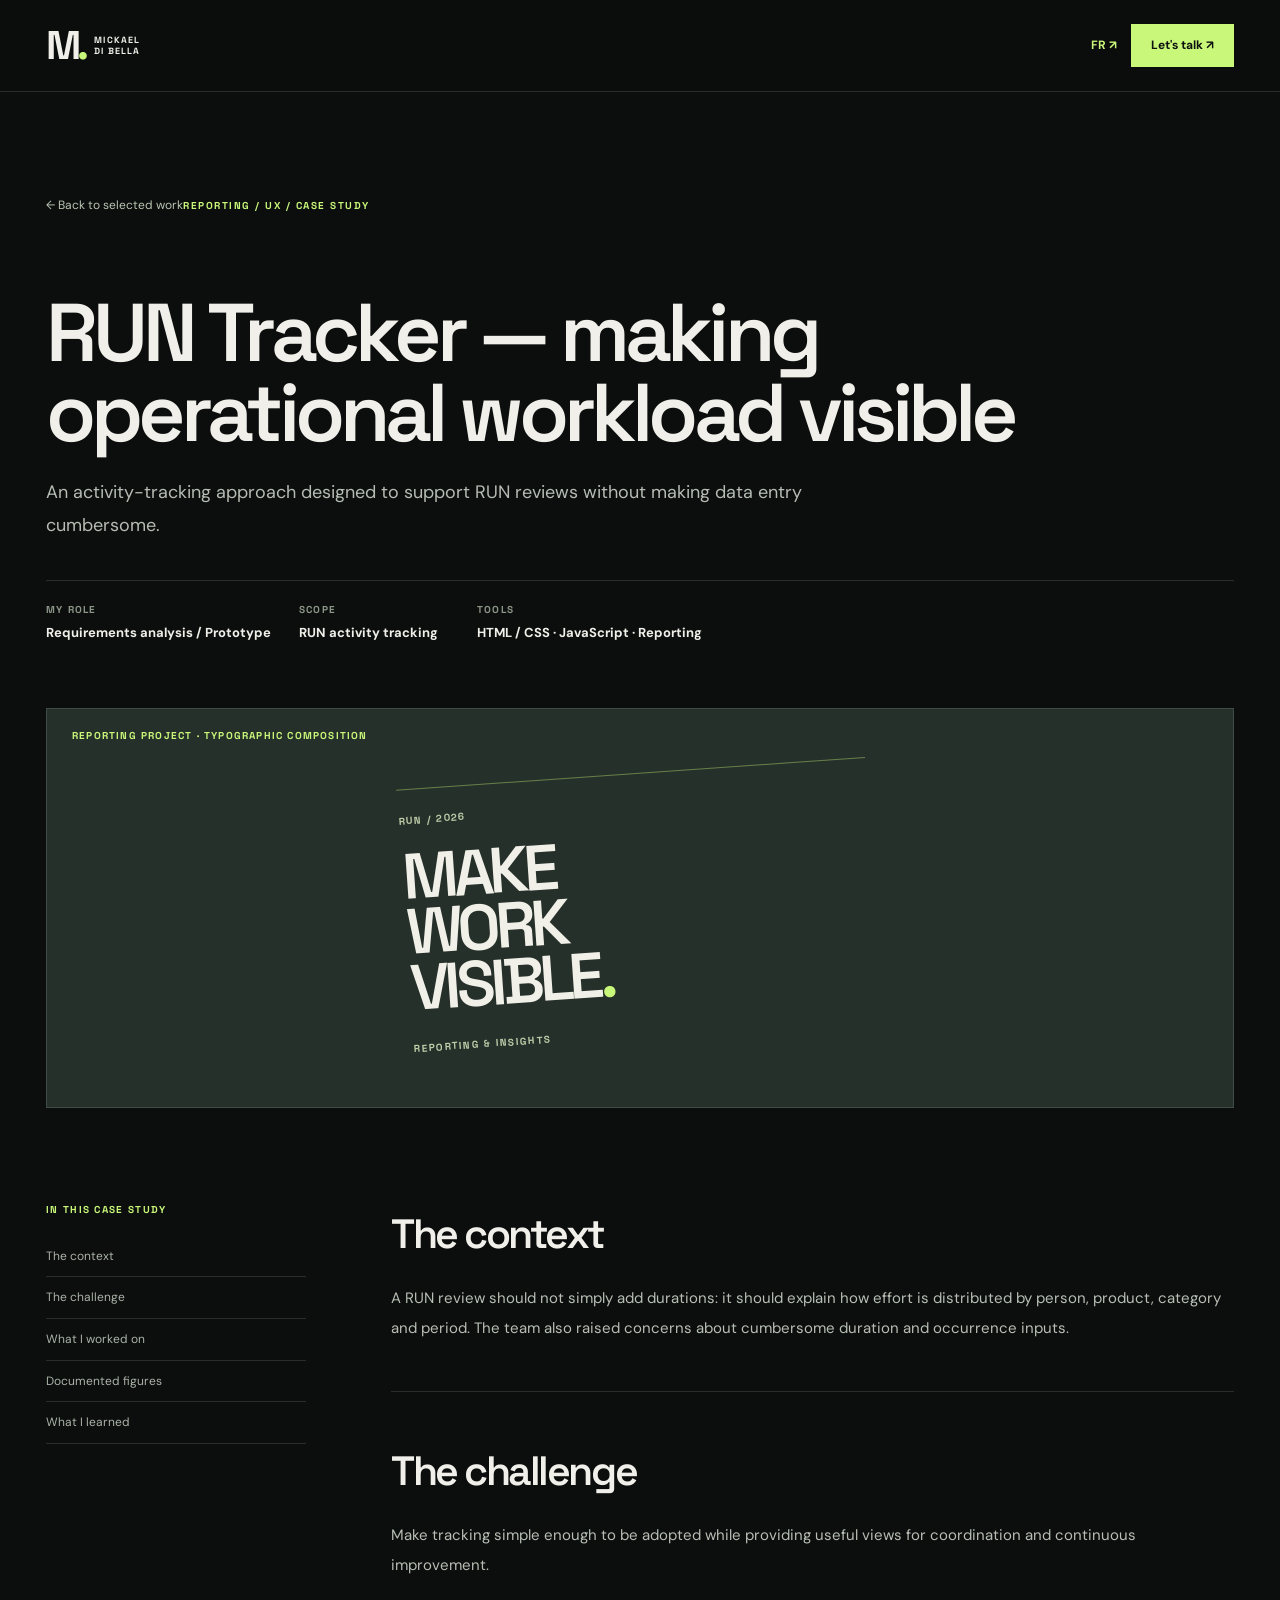
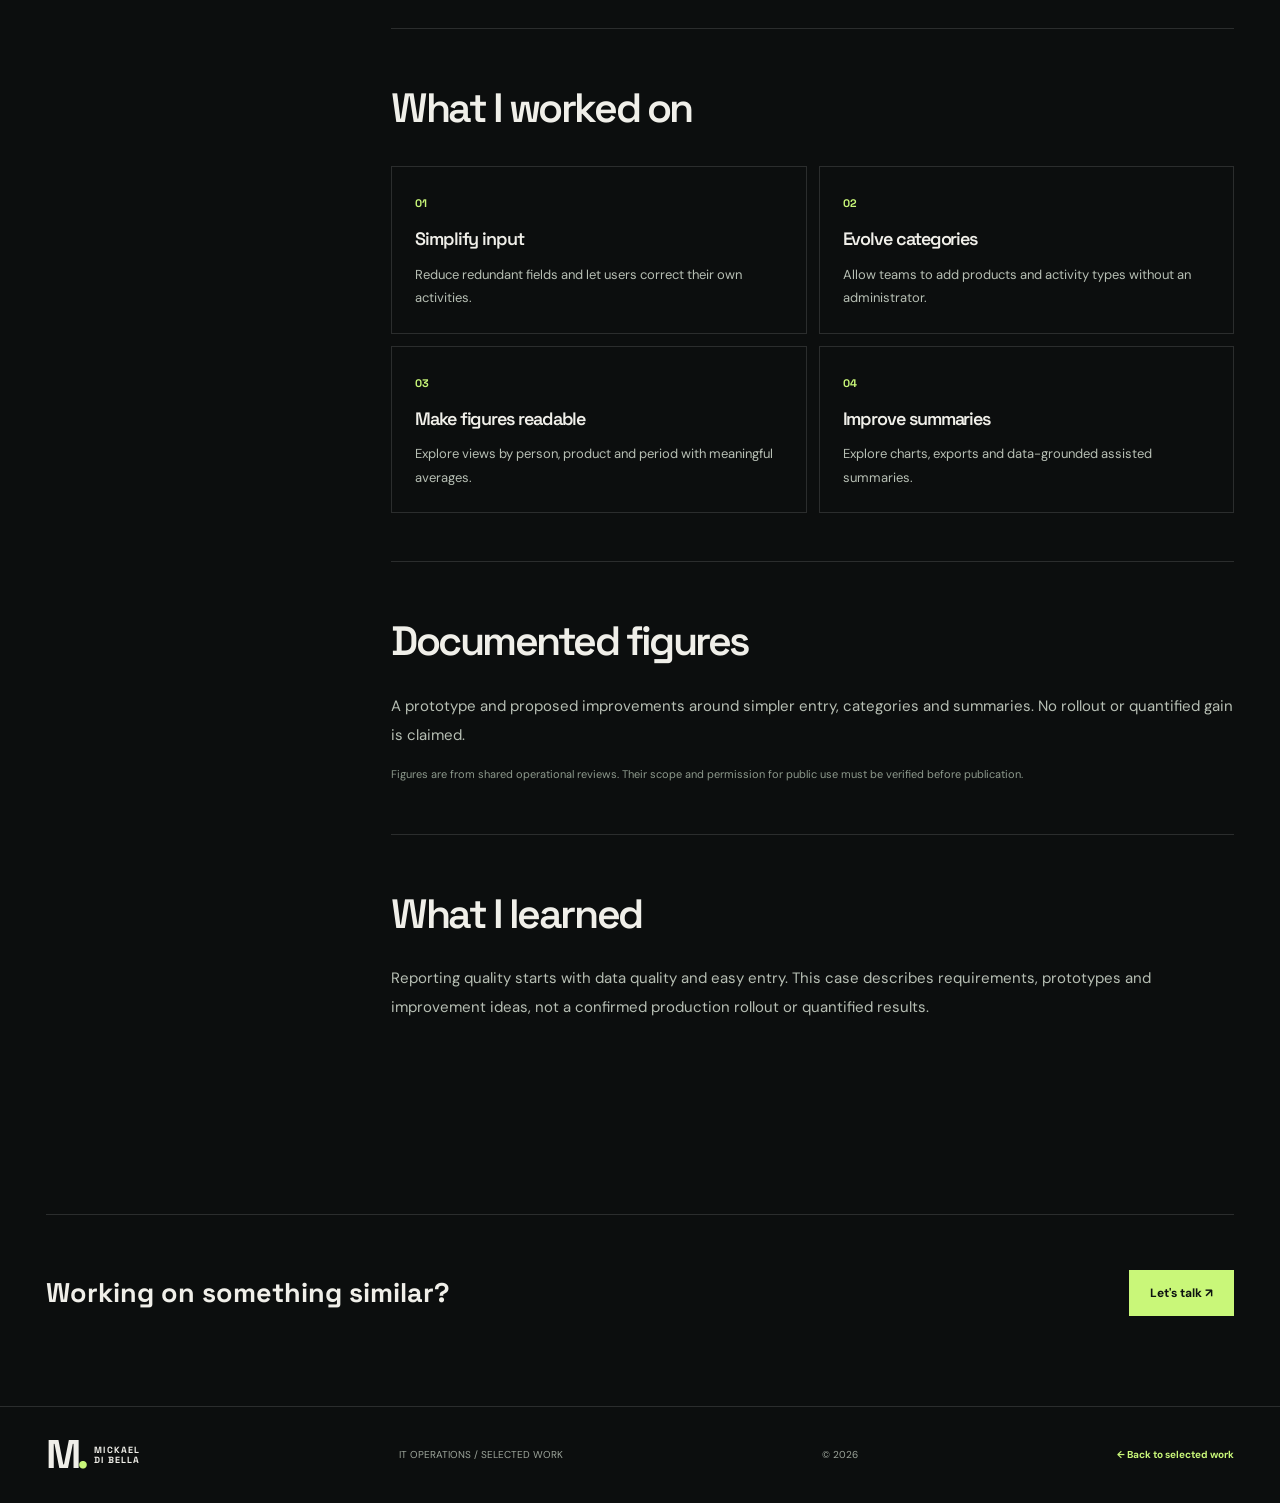
<file: projects/run-tracker-en.html>
<!doctype html><html lang="en"><head><meta charset="utf-8"><meta name="viewport" content="width=device-width,initial-scale=1"><meta name="theme-color" content="#0c0e0e"><meta name="description" content="An activity-tracking approach designed to support RUN reviews without making data entry cumbersome."><title>RUN Tracker — making operational workload visible — Mickael Di Bella</title><link rel="icon" href="../assets/favicon.svg" type="image/svg+xml"><link rel="preconnect" href="https://fonts.googleapis.com"><link rel="preconnect" href="https://fonts.gstatic.com" crossorigin><link href="https://fonts.googleapis.com/css2?family=DM+Sans:wght@400;500;600;700&family=Space+Grotesk:wght@400;500;600;700&display=swap" rel="stylesheet"><link rel="stylesheet" href="../assets/css/site.css"></head><body><a class="skip-link" href="#caseMain">Skip to content</a><header class="header"><div class="container nav-wrap"><a class="logo" href="../index.html#top"><span class="logo-glyph">M<span>.</span></span><span class="logo-text">MICKAEL<br>DI BELLA</span></a><div class="nav-right"><a class="case-header-lang" href="run-tracker.html">FR ↗</a><a class="nav-contact" href="../index.html#contact">Let's talk ↗</a></div></div></header><main id="caseMain"><section class="case-hero container"><a class="case-back" href="../index.html#work">← Back to selected work</a><span class="micro">REPORTING / UX / CASE STUDY</span><h1>RUN Tracker — making operational workload visible</h1><p class="case-subtitle">An activity-tracking approach designed to support RUN reviews without making data entry cumbersome.</p><div class="case-meta"><div><span>MY ROLE</span><strong>Requirements analysis / Prototype</strong></div><div><span>SCOPE</span><strong>RUN activity tracking</strong></div><div><span>TOOLS</span><strong>HTML / CSS · JavaScript · Reporting</strong></div></div></section><div class="container"><div class="case-cover"><span class="case-cover-label">REPORTING PROJECT · TYPOGRAPHIC COMPOSITION</span><div class="tracker-graphic" style="max-width:470px"><span>RUN / 2026</span><strong>MAKE<br>WORK<br>VISIBLE<span>.</span></strong><i>REPORTING & INSIGHTS</i></div></div></div><div class="container case-content"><aside class="case-aside"><span>IN THIS CASE STUDY</span><a href="#context">The context</a><a href="#challenge">The challenge</a><a href="#actions">What I worked on</a><a href="#results">Documented figures</a><a href="#lesson">What I learned</a></aside><div class="case-body"><section id="context"><h2>The context</h2><p>A RUN review should not simply add durations: it should explain how effort is distributed by person, product, category and period. The team also raised concerns about cumbersome duration and occurrence inputs.</p></section><section id="challenge"><h2>The challenge</h2><p>Make tracking simple enough to be adopted while providing useful views for coordination and continuous improvement.</p></section><section id="actions"><h2>What I worked on</h2><div class="case-actions"><article><span>01</span><h3>Simplify input</h3><p>Reduce redundant fields and let users correct their own activities.</p></article><article><span>02</span><h3>Evolve categories</h3><p>Allow teams to add products and activity types without an administrator.</p></article><article><span>03</span><h3>Make figures readable</h3><p>Explore views by person, product and period with meaningful averages.</p></article><article><span>04</span><h3>Improve summaries</h3><p>Explore charts, exports and data-grounded assisted summaries.</p></article></div></section><section id="results"><h2>Documented figures</h2><p>A prototype and proposed improvements around simpler entry, categories and summaries. No rollout or quantified gain is claimed.</p><p class="case-caution">Figures are from shared operational reviews. Their scope and permission for public use must be verified before publication.</p></section><section id="lesson"><h2>What I learned</h2><p>Reporting quality starts with data quality and easy entry. This case describes requirements, prototypes and improvement ideas, not a confirmed production rollout or quantified results.</p></section></div></div><div class="container case-next"><strong>Working on something similar?</strong><a href="mailto:mickael-dibella@hotmail.fr?subject=Portfolio%20-%20Prise%20de%20contact">Let's talk ↗</a></div></main><footer class="footer"><div class="container footer-inner"><a class="logo" href="../index.html"><span class="logo-glyph">M<span>.</span></span><span class="logo-text">MICKAEL<br>DI BELLA</span></a><span>IT OPERATIONS / SELECTED WORK</span><span>© 2026</span><a href="../index.html#work">← Back to selected work</a></div></footer></body></html>
</file>
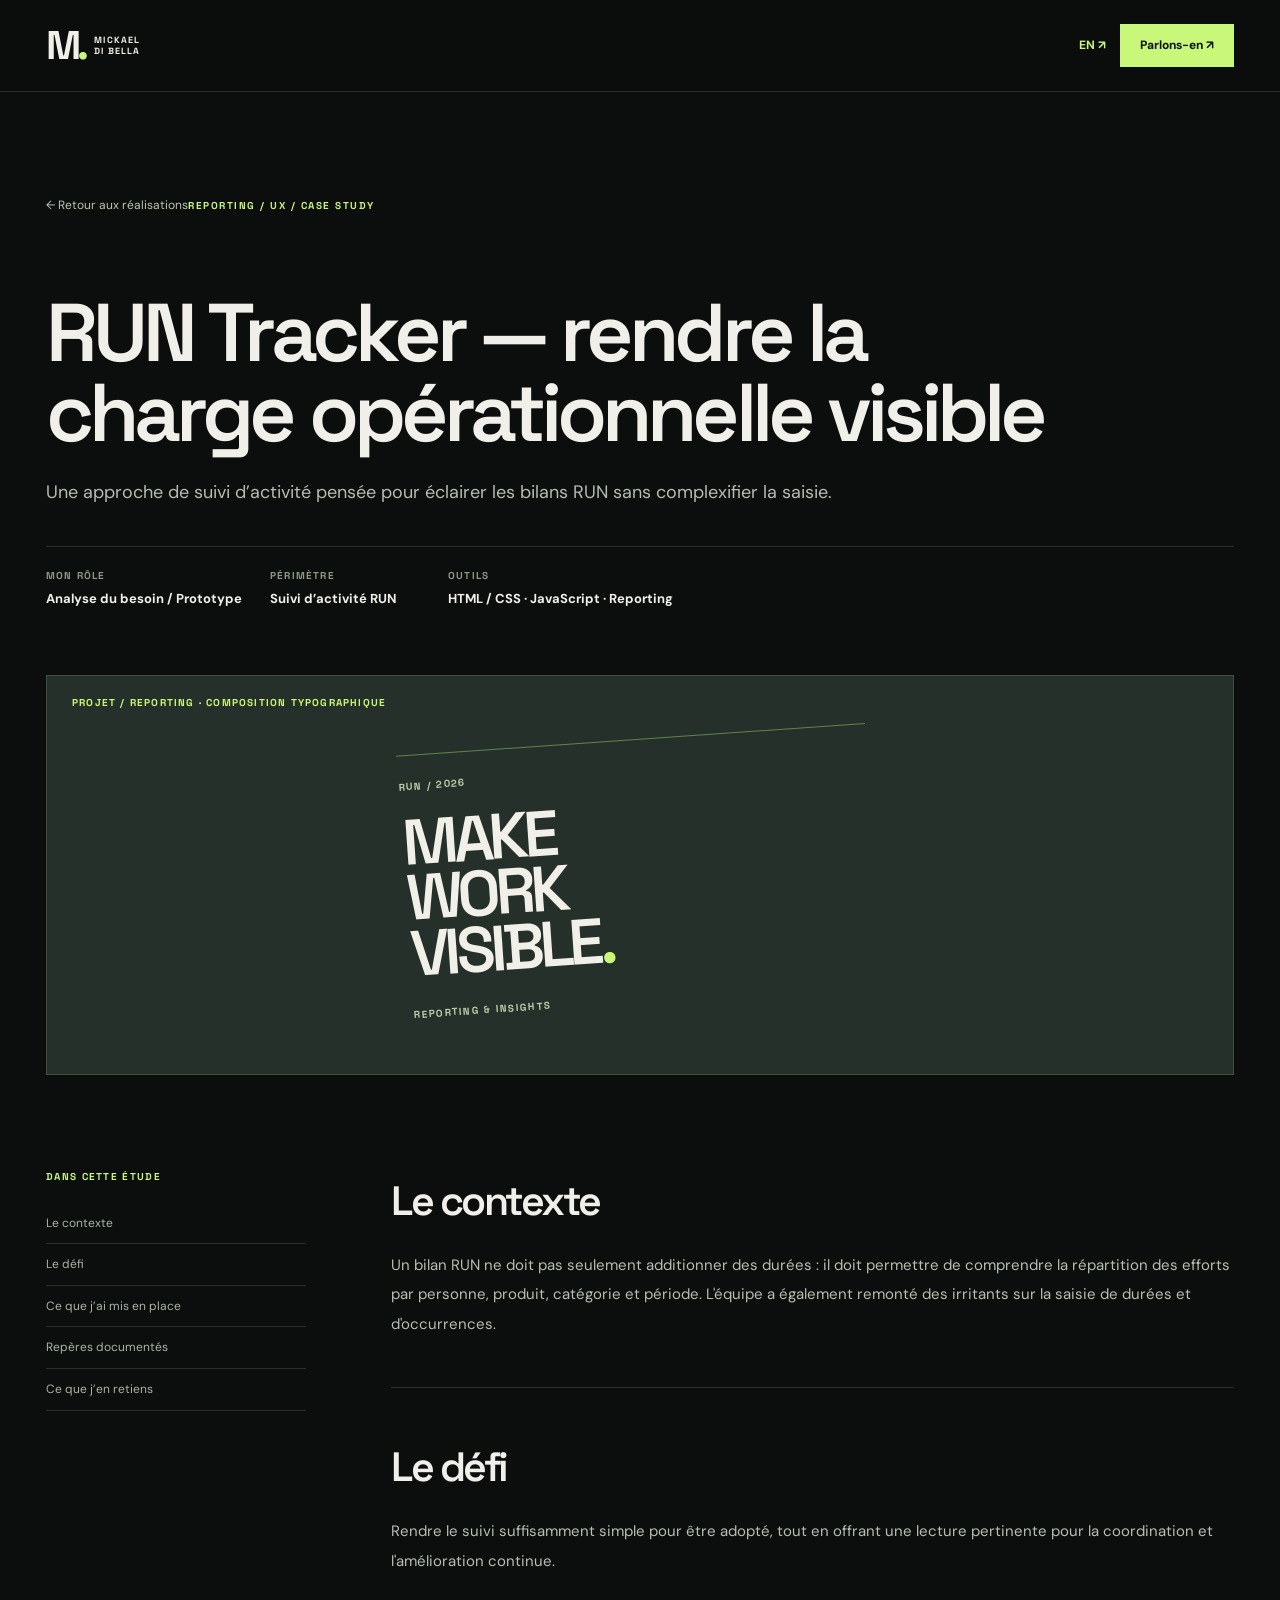
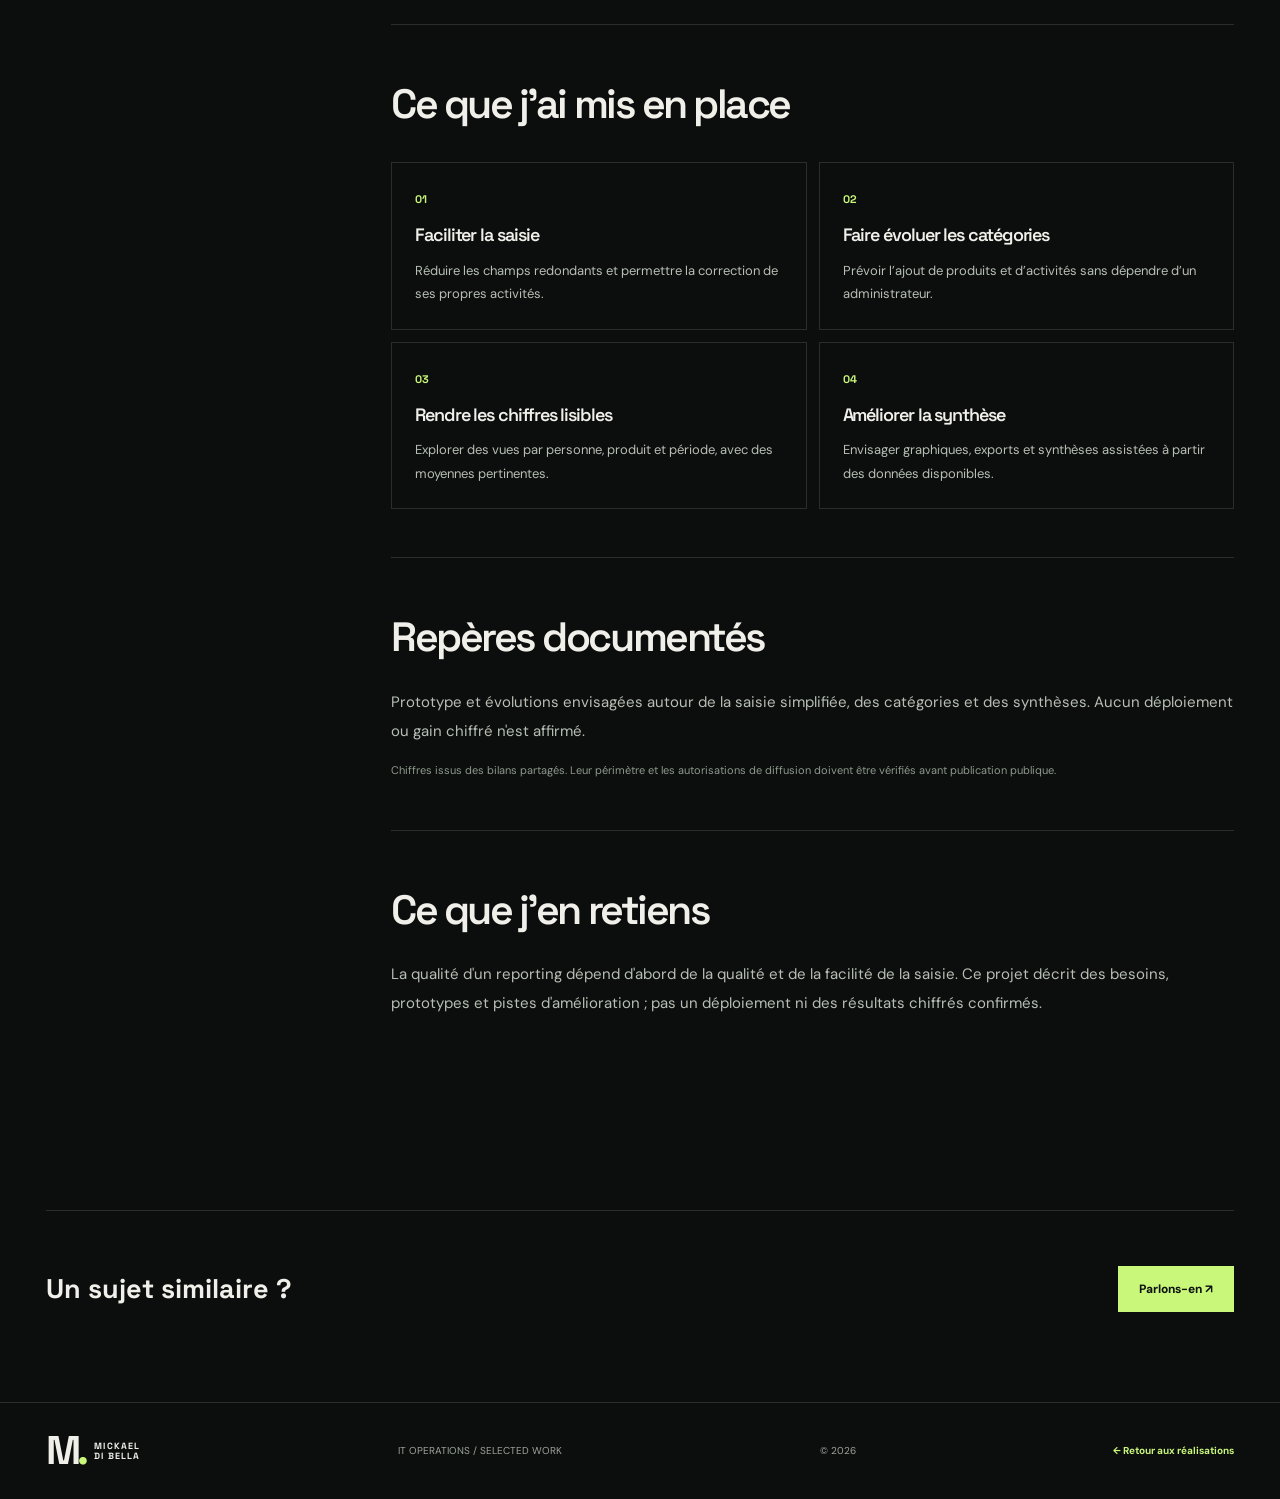
<file: projects/run-tracker.html>
<!doctype html><html lang="fr"><head><meta charset="utf-8"><meta name="viewport" content="width=device-width,initial-scale=1"><meta name="theme-color" content="#0c0e0e"><meta name="description" content="Une approche de suivi d’activité pensée pour éclairer les bilans RUN sans complexifier la saisie."><title>RUN Tracker — rendre la charge opérationnelle visible — Mickael Di Bella</title><link rel="icon" href="../assets/favicon.svg" type="image/svg+xml"><link rel="preconnect" href="https://fonts.googleapis.com"><link rel="preconnect" href="https://fonts.gstatic.com" crossorigin><link href="https://fonts.googleapis.com/css2?family=DM+Sans:wght@400;500;600;700&family=Space+Grotesk:wght@400;500;600;700&display=swap" rel="stylesheet"><link rel="stylesheet" href="../assets/css/site.css"></head><body><a class="skip-link" href="#caseMain">Skip to content</a><header class="header"><div class="container nav-wrap"><a class="logo" href="../index.html#top"><span class="logo-glyph">M<span>.</span></span><span class="logo-text">MICKAEL<br>DI BELLA</span></a><div class="nav-right"><a class="case-header-lang" href="run-tracker-en.html">EN ↗</a><a class="nav-contact" href="../index.html#contact">Parlons-en ↗</a></div></div></header><main id="caseMain"><section class="case-hero container"><a class="case-back" href="../index.html#work">← Retour aux réalisations</a><span class="micro">REPORTING / UX / CASE STUDY</span><h1>RUN Tracker — rendre la charge opérationnelle visible</h1><p class="case-subtitle">Une approche de suivi d’activité pensée pour éclairer les bilans RUN sans complexifier la saisie.</p><div class="case-meta"><div><span>MON RÔLE</span><strong>Analyse du besoin / Prototype</strong></div><div><span>PÉRIMÈTRE</span><strong>Suivi d’activité RUN</strong></div><div><span>OUTILS</span><strong>HTML / CSS · JavaScript · Reporting</strong></div></div></section><div class="container"><div class="case-cover"><span class="case-cover-label">PROJET / REPORTING · COMPOSITION TYPOGRAPHIQUE</span><div class="tracker-graphic" style="max-width:470px"><span>RUN / 2026</span><strong>MAKE<br>WORK<br>VISIBLE<span>.</span></strong><i>REPORTING & INSIGHTS</i></div></div></div><div class="container case-content"><aside class="case-aside"><span>DANS CETTE ÉTUDE</span><a href="#context">Le contexte</a><a href="#challenge">Le défi</a><a href="#actions">Ce que j’ai mis en place</a><a href="#results">Repères documentés</a><a href="#lesson">Ce que j’en retiens</a></aside><div class="case-body"><section id="context"><h2>Le contexte</h2><p>Un bilan RUN ne doit pas seulement additionner des durées : il doit permettre de comprendre la répartition des efforts par personne, produit, catégorie et période. L&#x27;équipe a également remonté des irritants sur la saisie de durées et d&#x27;occurrences.</p></section><section id="challenge"><h2>Le défi</h2><p>Rendre le suivi suffisamment simple pour être adopté, tout en offrant une lecture pertinente pour la coordination et l&#x27;amélioration continue.</p></section><section id="actions"><h2>Ce que j’ai mis en place</h2><div class="case-actions"><article><span>01</span><h3>Faciliter la saisie</h3><p>Réduire les champs redondants et permettre la correction de ses propres activités.</p></article><article><span>02</span><h3>Faire évoluer les catégories</h3><p>Prévoir l’ajout de produits et d’activités sans dépendre d’un administrateur.</p></article><article><span>03</span><h3>Rendre les chiffres lisibles</h3><p>Explorer des vues par personne, produit et période, avec des moyennes pertinentes.</p></article><article><span>04</span><h3>Améliorer la synthèse</h3><p>Envisager graphiques, exports et synthèses assistées à partir des données disponibles.</p></article></div></section><section id="results"><h2>Repères documentés</h2><p>Prototype et évolutions envisagées autour de la saisie simplifiée, des catégories et des synthèses. Aucun déploiement ou gain chiffré n&#x27;est affirmé.</p><p class="case-caution">Chiffres issus des bilans partagés. Leur périmètre et les autorisations de diffusion doivent être vérifiés avant publication publique.</p></section><section id="lesson"><h2>Ce que j’en retiens</h2><p>La qualité d&#x27;un reporting dépend d&#x27;abord de la qualité et de la facilité de la saisie. Ce projet décrit des besoins, prototypes et pistes d&#x27;amélioration ; pas un déploiement ni des résultats chiffrés confirmés.</p></section></div></div><div class="container case-next"><strong>Un sujet similaire ?</strong><a href="mailto:mickael-dibella@hotmail.fr?subject=Portfolio%20-%20Prise%20de%20contact">Parlons-en ↗</a></div></main><footer class="footer"><div class="container footer-inner"><a class="logo" href="../index.html"><span class="logo-glyph">M<span>.</span></span><span class="logo-text">MICKAEL<br>DI BELLA</span></a><span>IT OPERATIONS / SELECTED WORK</span><span>© 2026</span><a href="../index.html#work">← Retour aux réalisations</a></div></footer></body></html>
</file>
<file: assets/css/site.css>
:root{--bg:#0c0e0e;--panel:#161a19;--ink:#f0efe9;--muted:#a2a6a1;--line:rgba(255,255,255,.13);--accent:#c9f779;--accent-dark:#a9d44e;--warm:#eae7df;--dark:#0d1110;--max:1320px;--display:'Space Grotesk',Arial,sans-serif;--body:'DM Sans',Arial,sans-serif}
*{box-sizing:border-box}html{scroll-behavior:smooth;scroll-padding-top:98px}body{margin:0;background:var(--bg);color:var(--ink);font-family:var(--body);line-height:1.55;overflow-x:hidden}button,input{font:inherit}button{cursor:pointer}a{color:inherit;text-decoration:none}img{max-width:100%;display:block}h1,h2,h3,p,blockquote{margin:0}::selection{background:var(--accent);color:var(--dark)}:focus-visible{outline:2px solid var(--accent);outline-offset:4px}.container{width:min(var(--max),calc(100% - 92px));margin-inline:auto}.skip-link{position:absolute;left:10px;top:-100px;z-index:99;padding:12px 18px;background:var(--accent);color:var(--dark)}.skip-link:focus{top:10px}.reading-progress{position:fixed;top:0;left:0;height:2px;background:var(--accent);z-index:100;width:0;pointer-events:none}
.header{height:92px;border-bottom:1px solid var(--line);position:sticky;top:0;z-index:50;background:rgba(12,14,14,.88);backdrop-filter:blur(18px);-webkit-backdrop-filter:blur(18px)}.nav-wrap{display:flex;align-items:center;justify-content:space-between;height:100%;gap:20px}.logo{display:inline-flex;align-items:center;gap:10px;flex-shrink:0}.logo-glyph{font-family:var(--display);font-weight:700;font-size:40px;line-height:1;letter-spacing:-.11em}.logo-glyph span{color:var(--accent)}.logo-text{font-family:var(--display);font-size:9px;line-height:1.13;letter-spacing:.13em;font-weight:700}.nav{display:flex;align-items:center;gap:38px;margin-left:auto;margin-right:28px}.nav a{font-size:12px;font-weight:600;color:#c5c9c3;transition:color .2s}.nav a:hover{color:var(--accent)}.nav-right{display:flex;align-items:center;gap:14px}.language{border:1px solid var(--line);background:transparent;color:var(--ink);padding:10px 12px;font-size:11px;font-weight:700;letter-spacing:.08em}.language span{color:var(--accent)}.nav-contact{padding:12px 20px;background:var(--accent);color:var(--dark);font-weight:700;font-size:12px;transition:background .2s}.nav-contact:hover,.btn-accent:hover{background:#e0ffa6}.menu-button{display:none;background:transparent;border:0;width:40px;height:40px}.menu-button span{display:block;height:2px;background:var(--ink);margin:7px auto;width:24px}
.micro,.eyebrow,.work-overline,.image-label,.stage-caption,.stage-foot{font-family:var(--display);font-size:10px;font-weight:700;letter-spacing:.15em}.micro{color:var(--accent)}.hero{display:grid;grid-template-columns:1.08fr .92fr;grid-template-rows:1fr auto;gap:24px 46px;min-height:690px;padding-top:72px;padding-bottom:28px}.hero-intro{align-self:center;z-index:1;padding-bottom:20px}.eyebrow{display:flex;align-items:center;gap:12px;color:var(--accent);margin-bottom:32px}.pulse,.live-dot{display:inline-block;width:8px;height:8px;border-radius:50%;background:var(--accent);box-shadow:0 0 0 4px rgba(201,247,121,.1)}h1,h2,h3{font-family:var(--display);font-weight:600;letter-spacing:-.06em}h1{font-size:clamp(58px,6.5vw,104px);line-height:.98;max-width:900px;margin-bottom:31px;white-space:nowrap}h1 em,h2 em,.statement em{font-style:normal;color:var(--accent)}.hero-description{font-size:16px;line-height:1.85;max-width:565px;color:#b7bcb5}.hero-buttons{display:flex;gap:12px;flex-wrap:wrap;margin-top:35px}.btn{display:inline-flex;justify-content:space-between;align-items:center;gap:36px;padding:17px 21px;font-size:12px;font-weight:700;transition:transform .2s,background .2s}.btn:hover{transform:translateY(-2px)}.btn-accent{background:var(--accent);color:var(--dark)}.btn-line{border:1px solid var(--line);color:var(--ink)}.btn span{font-size:16px}.hero-stage{position:relative;align-self:center;min-height:485px;border:1px solid rgba(201,247,121,.19);background:radial-gradient(circle at 50% 45%,#303e2c 0%,#1a211b 37%,#111614 75%);overflow:hidden;padding:30px;display:flex;align-items:center;justify-content:center}.hero-stage:before{content:'';position:absolute;inset:0;background-image:linear-gradient(rgba(201,247,121,.035) 1px,transparent 1px),linear-gradient(90deg,rgba(201,247,121,.035) 1px,transparent 1px);background-size:28px 28px;mask-image:linear-gradient(to bottom,transparent,#000 40%,transparent)}.stage-orbit{position:absolute;border:1px solid rgba(201,247,121,.14);border-radius:50%;width:420px;height:420px;transform:rotate(-15deg)}.stage-orbit-b{width:600px;height:600px;border-style:dashed;opacity:.45}.stage-caption,.stage-foot{position:absolute;left:26px;right:26px;display:flex;justify-content:space-between;color:#a8b8a0;z-index:2}.stage-caption{top:23px}.stage-foot{bottom:22px;font-size:9px}.stage-window{position:relative;z-index:1;width:min(97%,520px);background:#e7eae8;padding:0 0 12px;transform:rotate(-3deg);box-shadow:0 40px 85px rgba(0,0,0,.46);border:1px solid #b8c0b5}.stage-window-top{height:30px;background:#dce0dc;display:flex;align-items:center;gap:10px;padding:0 12px;color:#4d554f;font-family:var(--display);font-size:8px;font-weight:700;letter-spacing:.11em}.window-dots{display:flex;gap:4px}.window-dots i{width:5px;height:5px;border-radius:50%;background:#a5b1a8}.stage-window-top .live-dot{margin-left:auto;width:6px;height:6px;box-shadow:none;background:#4a9a5d}.stage-window img{width:100%;height:auto;max-height:280px;object-fit:contain;object-position:top}.stage-stamp{position:absolute;z-index:3;right:5px;bottom:64px;background:var(--accent);color:var(--dark);padding:15px 19px;transform:rotate(4deg);box-shadow:0 18px 36px rgba(0,0,0,.22)}.stage-stamp>span{font-size:8px;font-weight:700;letter-spacing:.13em}.stage-stamp strong{display:block;font-family:var(--display);font-size:31px;line-height:1}.stage-stamp strong span{font-size:18px}.hero-footer{grid-column:1/-1;border-top:1px solid var(--line);display:flex;justify-content:space-between;align-items:center;padding-top:20px;color:#92988f;font-size:10px;letter-spacing:.04em}.hero-footer a{font-family:var(--display);font-size:10px;letter-spacing:.13em;color:#d1d7ce}.hero-footer a span{color:var(--accent)}
.proof-band{border-block:1px solid var(--line);background:#151917;padding-top:35px;padding-bottom:25px}.proof-grid{display:grid;grid-template-columns:1.1fr repeat(3,1fr);gap:25px;align-items:center}.proof-lead p{font-size:14px;color:#a5aaa2;max-width:185px;margin-top:12px}.proof-stat{border-left:1px solid var(--line);padding-left:25px;display:flex;flex-direction:column;gap:4px}.proof-stat strong{font-family:var(--display);font-size:clamp(32px,3.6vw,53px);line-height:1.1;letter-spacing:-.06em;font-weight:600}.proof-stat strong small{font-size:23px}.accent-dot{color:var(--accent)}.proof-stat>span{font-size:11px;color:#aeb4ab;line-height:1.55}.proof-note{font-size:10px;color:#7f8980;margin-top:23px}
.section{padding-top:112px;padding-bottom:112px}.section-top{display:flex;align-items:end;justify-content:space-between;gap:45px;margin-bottom:43px}.section-top h2,.about-heading h2,.toolkit h2,.contact-section h2{font-size:clamp(45px,5vw,76px);line-height:1.03;margin-top:16px}.section-top>p{max-width:355px;font-size:13px;line-height:1.9;color:#aeb4aa;padding-bottom:7px}.filters{display:flex;gap:8px;flex-wrap:wrap;margin-bottom:26px}.filter{background:transparent;color:#a6aca3;border:1px solid var(--line);padding:10px 17px;font-size:10px;letter-spacing:.05em;font-weight:700;transition:all .2s}.filter:hover{color:var(--ink);border-color:#8c9685}.filter.active{background:var(--accent);border-color:var(--accent);color:var(--dark)}.filter span{margin-left:8px;font-size:9px;opacity:.7}.work-grid{display:grid;grid-template-columns:repeat(2,minmax(0,1fr));gap:18px}.work-card{min-width:0;background:#151817;border:1px solid var(--line);transition:border-color .25s,transform .25s}.work-card:hover{border-color:rgba(201,247,121,.6);transform:translateY(-4px)}.work-card.is-hidden{display:none}.work-card.featured{grid-column:1/-1}.work-card-link{display:grid;grid-template-rows:auto 1fr;height:100%}.work-card.featured .work-card-link{grid-template-columns:1.15fr .85fr;grid-template-rows:auto}.work-image{height:290px;position:relative;overflow:hidden;display:flex;align-items:center;justify-content:center;padding:42px 25px}.work-card.featured .work-image{height:410px}.image-light{background:linear-gradient(145deg,#b8c5b9,#768d7a)}.image-dark{background:radial-gradient(circle at 55% 40%,#36443c,#1b2622 75%)}.image-code{background:radial-gradient(circle at 55% 40%,#464b40,#252c27 75%)}.work-image img{max-width:96%;max-height:100%;object-fit:contain;box-shadow:0 18px 55px rgba(0,0,0,.3);transition:transform .45s}.work-card:hover .work-image img{transform:scale(1.035)}.work-card.featured .work-image img{width:100%;max-height:320px}.image-label{position:absolute;top:19px;left:20px;background:rgba(12,16,13,.88);color:var(--accent);padding:9px 12px;font-size:9px}.image-corner{position:absolute;right:19px;top:17px;display:grid;place-items:center;background:var(--accent);color:var(--dark);width:31px;height:31px;font-size:19px}.work-details{padding:31px 35px 32px;display:flex;flex-direction:column;align-items:flex-start}.work-card.featured .work-details{justify-content:center;padding:45px 52px}.work-overline{color:var(--accent);font-size:10px;margin-bottom:19px}.work-details h3{font-size:clamp(27px,2.9vw,42px);line-height:1.13;margin-bottom:16px}.work-card:not(.featured) .work-details h3{font-size:clamp(24px,2.35vw,34px)}.work-details p{font-size:13px;line-height:1.85;color:#abb2aa;margin-bottom:25px}.work-open{margin-top:auto;padding-bottom:7px;border-bottom:1px solid var(--accent);font-size:12px;font-weight:700}.work-open span{color:var(--accent);margin-left:15px}.image-typographic{background:radial-gradient(circle at 65% 30%,#3c4630,#222820 75%)}.tracker-graphic{width:80%;border-top:1px solid rgba(201,247,121,.4);padding-top:17px;transform:rotate(-4deg)}.tracker-graphic>span,.tracker-graphic i{font:700 10px var(--display);letter-spacing:.13em;color:#becda9}.tracker-graphic strong{display:block;font:600 clamp(39px,5vw,67px)/.87 var(--display);letter-spacing:-.08em;margin:18px 0;color:#f1f0e8}.tracker-graphic strong span{color:var(--accent)}.tracker-graphic i{font-style:normal}.work-disclaimer{font-size:10px;line-height:1.7;color:#818981;margin-top:18px}
.statement{background:var(--warm);color:var(--dark);padding:100px 0}.statement .micro{color:#677c48}.statement blockquote{font-family:var(--display);font-weight:500;font-size:clamp(35px,4.65vw,68px);line-height:1.15;letter-spacing:-.055em;margin:34px 0 54px;max-width:1200px}.statement em{color:#667c3d}.statement-bottom{display:flex;justify-content:space-between;border-top:1px solid #c7c7bb;padding-top:20px;font:700 10px var(--display);letter-spacing:.1em;color:#525a4e}
.expertise-list{border-top:1px solid var(--line)}.expertise-row{display:grid;grid-template-columns:45px 1fr 220px 30px;gap:25px;align-items:center;padding:34px 12px 36px 0;border-bottom:1px solid var(--line);transition:background .2s,padding-left .2s}.expertise-row:hover{background:rgba(201,247,121,.035);padding-left:10px}.expertise-num{font-family:var(--display);font-size:11px;color:var(--accent)}.expertise-row h3{font-size:clamp(26px,3vw,40px);margin-bottom:9px}.expertise-row p{font-size:13px;color:#a5aca3;max-width:680px}.expertise-keywords{font:700 10px var(--display);letter-spacing:.08em;color:#a8b5a1}.expertise-arrow{font-size:24px;color:var(--accent)}
.about-panel{background:#1a1e1b;border-block:1px solid var(--line);padding:100px 0}.about-grid{display:grid;grid-template-columns:.9fr 1.1fr;gap:90px}.about-heading h2{margin-top:23px}.about-sign{font-family:var(--display);font-size:140px;letter-spacing:-.12em;font-weight:700;line-height:1;margin-top:45px;color:#292f29;user-select:none}.about-sign span{color:#546a3b}.about-copy{padding-top:37px}.about-copy p{font-size:15px;line-height:1.95;color:#aab1a7;margin-bottom:20px}.about-copy .about-lead{font-family:var(--display);font-size:24px;line-height:1.55;color:#f0efe9;letter-spacing:-.025em}.about-history{margin:35px 0;border-top:1px solid var(--line)}.about-history>div{padding:20px 0;border-bottom:1px solid var(--line);display:grid;grid-template-columns:170px 1fr;column-gap:15px;row-gap:6px}.about-history span{grid-row:span 2;font:700 10px var(--display);letter-spacing:.1em;color:var(--accent)}.about-history strong{font:700 13px var(--display);letter-spacing:.04em}.about-history small{font-size:10px;color:#8d988b}.underlined-link{display:inline-flex;gap:22px;padding-bottom:8px;border-bottom:1px solid var(--accent);font-size:12px;font-weight:700}.underlined-link span{color:var(--accent)}
.gallery-grid{display:grid;grid-template-columns:1fr 1fr 1fr;gap:16px}.gallery-item{min-width:0;border:1px solid var(--line);padding:0;background:#1b211e;text-align:left;color:var(--ink);transition:transform .2s,border-color .2s}.gallery-item:hover{transform:translateY(-3px);border-color:var(--accent)}.gallery-item img{width:100%;height:190px;object-fit:contain;padding:12px;background:#101613}.gallery-item>span{display:flex;justify-content:space-between;gap:12px;padding:16px;font:700 10px var(--display);letter-spacing:.07em}.gallery-item>span span{color:var(--accent)}
.toolkit{background:#131815;padding:95px 0;border-block:1px solid var(--line)}.toolkit-inner{display:grid;grid-template-columns:.9fr 1.1fr;gap:90px}.toolkit h2{margin-top:18px}.tool-groups{border-top:1px solid var(--line)}.tool-groups>div{border-bottom:1px solid var(--line);padding:20px 0}.tool-groups span{font:700 10px var(--display);letter-spacing:.13em;color:var(--accent)}.tool-groups p{font-size:15px;margin-top:7px;color:#d0d6cb}
.contact-section{padding-top:115px;padding-bottom:115px}.contact-inner{display:grid;grid-template-columns:1.1fr .9fr;gap:100px}.contact-section h2{margin-top:20px}.contact-section p{font-size:15px;color:#aab1a6;max-width:550px;line-height:1.9;margin-top:23px}.contact-links{display:flex;flex-direction:column;justify-content:center;gap:0}.contact-links>a,.contact-links>button{display:flex;justify-content:space-between;align-items:center;background:transparent;color:var(--ink);border:0;border-bottom:1px solid var(--line);padding:19px 0;font-size:14px;text-align:left;font-weight:700}.contact-links>a span,.contact-links>button span{color:var(--accent);font-size:18px}.contact-links .contact-primary{color:var(--accent);font-size:21px}.copy-feedback{font-size:11px;color:var(--accent);min-height:20px;margin-top:10px}.footer{border-top:1px solid var(--line);padding:28px 0}.footer-inner{display:flex;justify-content:space-between;align-items:center;gap:20px}.footer-inner>span,.footer-inner>a:last-child{font-size:10px;color:#9da59b}.footer-inner>a:last-child{font-weight:700;color:var(--accent)}
.lightbox{position:fixed;border:1px solid rgba(255,255,255,.25);background:#0b0e0d;padding:22px;max-width:min(1100px,95vw);max-height:94vh;color:var(--ink);box-shadow:0 30px 100px rgba(0,0,0,.7)}.lightbox::backdrop{background:rgba(0,0,0,.88)}.lightbox img{max-width:100%;max-height:75vh;object-fit:contain;margin:auto}.lightbox p{font-size:12px;color:#bfc7ba;margin-top:12px}.lightbox form{text-align:right}.lightbox-close{background:var(--accent);border:0;color:var(--dark);padding:8px 12px;margin-bottom:10px}
/* Case studies */
.case-hero{padding-top:100px;padding-bottom:65px}.case-back{display:inline-flex;gap:12px;align-items:center;color:#b9c5b2;font-size:12px;margin-bottom:55px}.case-back:hover{color:var(--accent)}.case-hero h1{font-size:clamp(47px,6.4vw,89px);white-space:normal;max-width:1070px;margin:23px 0}.case-subtitle{font-size:18px;color:#b5bcb3;line-height:1.85;max-width:850px}.case-meta{display:flex;gap:28px;flex-wrap:wrap;margin-top:37px;padding-top:22px;border-top:1px solid var(--line)}.case-meta>div{display:flex;flex-direction:column;gap:7px;min-width:150px}.case-meta span{font:700 10px var(--display);letter-spacing:.12em;color:#8c9788}.case-meta strong{font-size:13px}.case-cover{position:relative;background:#26302a;padding:42px;border:1px solid var(--line);min-height:400px;display:flex;align-items:center;justify-content:center}.case-cover img{max-height:500px;object-fit:contain;box-shadow:0 25px 65px rgba(0,0,0,.35)}.case-cover .case-cover-label{position:absolute;top:20px;left:25px;color:var(--accent);font:700 10px var(--display);letter-spacing:.12em}.case-content{display:grid;grid-template-columns:260px minmax(0,1fr);gap:85px;padding-top:95px;padding-bottom:95px}.case-aside{position:sticky;top:130px;align-self:start}.case-aside span{display:block;color:var(--accent);font:700 10px var(--display);letter-spacing:.13em;margin-bottom:20px}.case-aside a{display:block;padding:11px 0;border-bottom:1px solid var(--line);font-size:12px;color:#aab3a8}.case-aside a:hover{color:var(--accent)}.case-body section{padding-bottom:48px;margin-bottom:48px;border-bottom:1px solid var(--line);scroll-margin-top:120px}.case-body section:last-child{border-bottom:0}.case-body h2{font-size:clamp(30px,3.2vw,44px);margin-bottom:18px}.case-body p,.case-body li{font-size:15px;line-height:1.95;color:#b7bfb4}.case-body p+p{margin-top:14px}.case-body ul{padding-left:19px}.case-body li{margin-bottom:12px}.case-actions{display:grid;grid-template-columns:repeat(2,1fr);gap:12px;margin-top:26px}.case-actions article{border:1px solid var(--line);padding:23px}.case-actions article span{font:700 11px var(--display);color:var(--accent)}.case-actions h3{font-size:18px;margin:10px 0}.case-actions p{font-size:13px;line-height:1.8}.case-result{display:flex;gap:15px;align-items:baseline;border-bottom:1px solid var(--line);padding:19px 0}.case-result strong{font-family:var(--display);font-size:27px;min-width:190px}.case-result p{font-size:13px}.case-caution{font-size:11px!important;color:#8d998c!important;margin-top:22px}.case-next{padding:55px 0 90px;border-top:1px solid var(--line);display:flex;justify-content:space-between;align-items:center;gap:20px}.case-next strong{font-family:var(--display);font-size:27px}.case-next a{background:var(--accent);color:var(--dark);padding:14px 21px;font-weight:700;font-size:12px}.case-header-lang{color:var(--accent);font-weight:700;font-size:12px}
@media(max-width:1100px){.nav{gap:19px;margin-right:10px}.hero{grid-template-columns:1fr 1fr;gap:25px}.hero h1{font-size:clamp(55px,6vw,82px)}.hero-stage{min-height:410px}.work-card.featured .work-details{padding:28px}.about-grid,.toolkit-inner{gap:45px}}
@media(max-width:780px){.container{width:calc(100% - 40px)}.header{height:73px}.nav{display:none;position:absolute;top:72px;left:0;right:0;background:#121613;border-bottom:1px solid var(--line);padding:25px 20px;flex-direction:column;align-items:flex-start;gap:22px;margin:0}.nav.open{display:flex}.nav a{font-size:15px}.nav-contact{display:none}.menu-button{display:block}.hero{grid-template-columns:1fr;grid-template-rows:auto auto auto;min-height:0;padding-top:65px}.hero h1{font-size:clamp(51px,10.2vw,82px)}.hero-stage{min-height:420px}.hero-footer{grid-column:auto}.proof-grid{grid-template-columns:repeat(2,1fr);gap:25px}.proof-lead{grid-column:1/-1}.proof-lead p{max-width:none}.proof-stat{padding-left:18px}.section{padding:76px 0}.section-top{display:block}.section-top>p{margin-top:22px;max-width:550px}.work-card.featured .work-card-link{grid-template-columns:1fr}.work-card.featured .work-image{height:310px}.work-grid{gap:12px}.work-card:not(.featured) .work-image{height:235px}.work-details,.work-card.featured .work-details{padding:24px}.work-card:not(.featured) .work-details h3{font-size:26px}.expertise-row{grid-template-columns:28px 1fr 20px;gap:12px}.expertise-keywords{grid-column:2;grid-row:2}.expertise-arrow{grid-column:3;grid-row:1}.about-grid,.toolkit-inner,.contact-inner{grid-template-columns:1fr;gap:25px}.about-heading h2{font-size:65px}.about-sign{display:none}.about-copy{padding-top:10px}.gallery-grid{grid-template-columns:1fr 1fr}.gallery-item:last-child{grid-column:1/-1}.contact-section{padding:80px 0}.case-content{grid-template-columns:1fr;gap:30px}.case-aside{position:static;display:none}.case-hero{padding-top:70px}.case-cover{min-height:300px;padding:20px}}
@media(max-width:560px){.logo-glyph{font-size:33px}.logo-text{font-size:8px}.nav-right{gap:6px}.language{padding:8px}.hero{padding-top:50px}.hero h1{font-size:clamp(48px,12vw,69px);white-space:normal}.hero-description{font-size:14px}.hero-stage{min-height:350px;padding:14px}.stage-window{width:95%}.stage-stamp{bottom:54px;padding:10px}.stage-stamp strong{font-size:22px}.stage-caption,.stage-foot{left:12px;right:12px;font-size:8px}.hero-footer{align-items:flex-start;gap:12px;flex-direction:column}.proof-grid{gap:25px 10px}.proof-stat strong{font-size:32px}.proof-stat strong small{font-size:16px}.section-top h2,.toolkit h2,.contact-section h2{font-size:43px}.work-grid{grid-template-columns:1fr}.work-card.featured{grid-column:auto}.work-card.featured .work-image,.work-image{height:250px!important}.work-details h3{font-size:26px!important}.statement{padding:75px 0}.statement blockquote{font-size:38px}.statement-bottom{gap:20px;font-size:8px}.expertise-row h3{font-size:27px}.about-panel{padding:75px 0}.about-heading h2{font-size:53px}.about-copy .about-lead{font-size:20px}.about-history>div{grid-template-columns:1fr}.about-history span{grid-row:auto}.gallery-grid{grid-template-columns:1fr}.gallery-item:last-child{grid-column:auto}.gallery-item img{height:220px}.contact-section h2{font-size:46px}.footer-inner{flex-wrap:wrap}.footer-inner>span:nth-child(2){order:3;flex-basis:100%}.case-hero h1{font-size:47px}.case-actions{grid-template-columns:1fr}.case-result{flex-direction:column;gap:5px}.case-next{flex-direction:column;align-items:flex-start}}
@media(prefers-reduced-motion:reduce){*,*:before,*:after{scroll-behavior:auto!important;animation-duration:.01ms!important;transition-duration:.01ms!important}}
</file>
